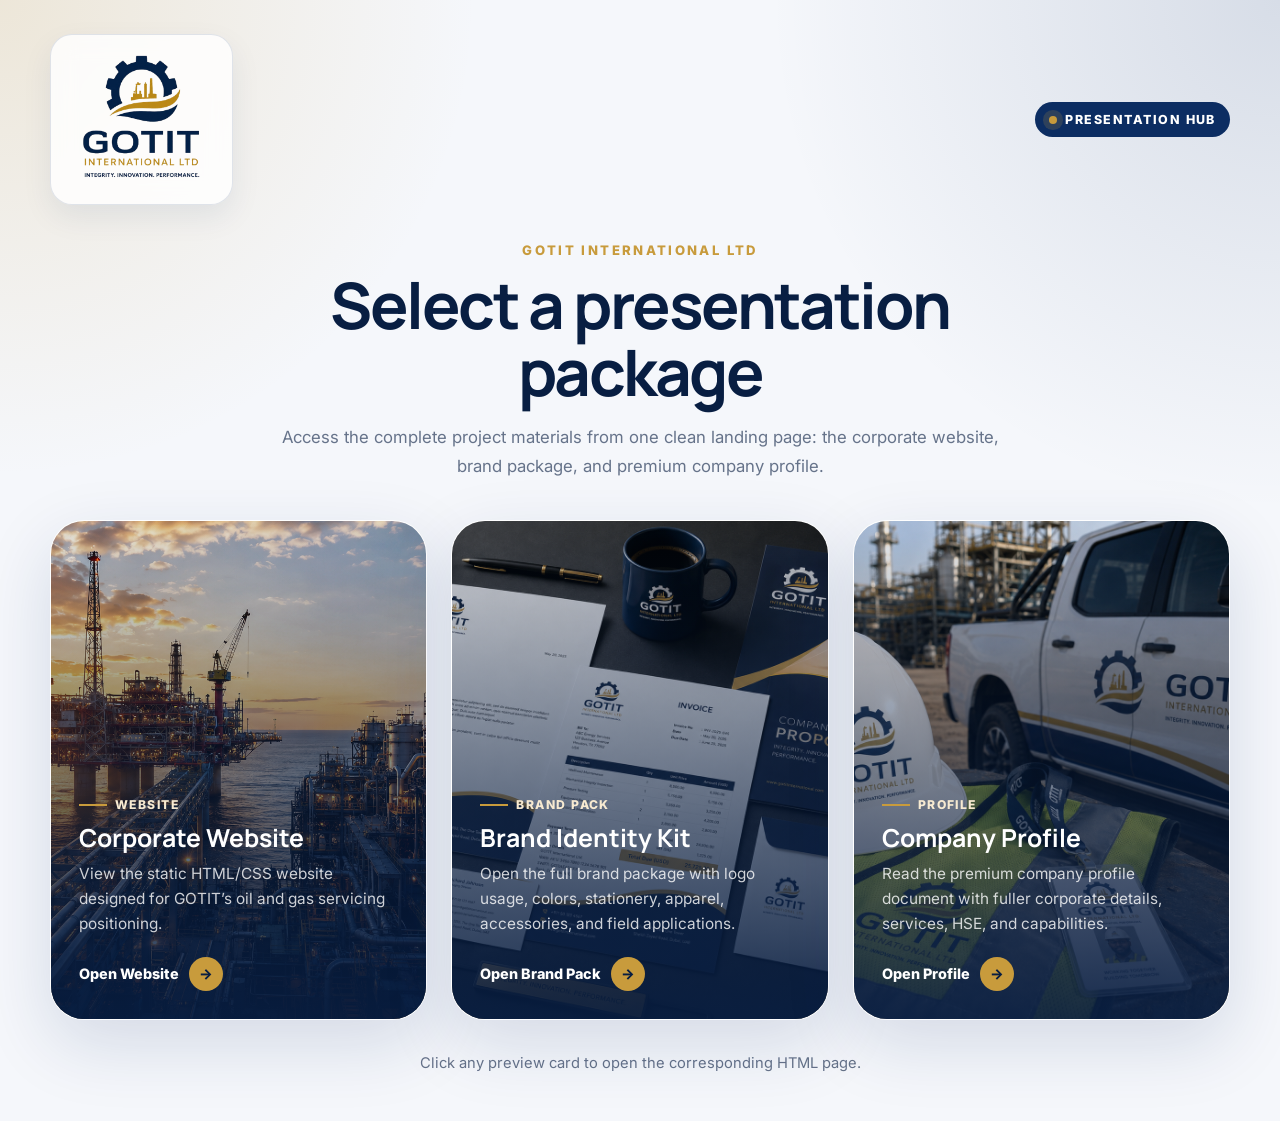
<file: index.html>
<!DOCTYPE html>
<html lang="en">
<head>
  <meta charset="UTF-8" />
  <meta name="viewport" content="width=device-width, initial-scale=1.0" />
  <title>GOTIT INTERNATIONAL LTD | Presentation Hub</title>
  <link rel="preconnect" href="https://fonts.googleapis.com">
  <link rel="preconnect" href="https://fonts.gstatic.com" crossorigin>
  <link href="https://fonts.googleapis.com/css2?family=Inter:wght@400;500;600;700;800&family=Manrope:wght@600;700;800&display=swap" rel="stylesheet">
  <style>
    :root {
      --navy: #0c2d62;
      --navy-deep: #081e42;
      --gold: #c89b3c;
      --cream: #f7ead1;
      --text: #1e2a40;
      --muted: #66738a;
      --line: rgba(12, 45, 98, 0.12);
      --white: #ffffff;
      --bg: #f5f7fb;
      --shadow: 0 24px 70px rgba(12,45,98,.14);
    }
    * { box-sizing: border-box; }
    body {
      margin: 0;
      font-family: Inter, Arial, sans-serif;
      color: var(--text);
      background:
        radial-gradient(circle at top left, rgba(200,155,60,.18), transparent 28%),
        radial-gradient(circle at top right, rgba(12,45,98,.13), transparent 30%),
        var(--bg);
      min-height: 100vh;
    }
    img { display: block; max-width: 100%; }
    a { color: inherit; text-decoration: none; }
    .page {
      min-height: 100vh;
      padding: 34px 24px;
      display: flex;
      align-items: center;
      justify-content: center;
    }
    .shell {
      width: min(1180px, 100%);
    }
    .topbar {
      display: flex;
      align-items: center;
      justify-content: space-between;
      gap: 24px;
      margin-bottom: 34px;
    }
    .logo-card {
      display: inline-flex;
      align-items: center;
      gap: 16px;
      background: rgba(255,255,255,.82);
      border: 1px solid var(--line);
      box-shadow: 0 12px 30px rgba(12,45,98,.08);
      border-radius: 22px;
      padding: 12px 18px;
      backdrop-filter: blur(12px);
    }
    .logo-card img { width: 145px; }
    .badge {
      display: inline-flex;
      align-items: center;
      gap: 8px;
      padding: 10px 14px;
      border-radius: 999px;
      background: var(--navy);
      color: #fff;
      font-size: .78rem;
      font-weight: 800;
      letter-spacing: .12em;
      text-transform: uppercase;
      white-space: nowrap;
    }
    .badge::before {
      content: "";
      width: 8px;
      height: 8px;
      border-radius: 50%;
      background: var(--gold);
      box-shadow: 0 0 0 6px rgba(200,155,60,.18);
    }
    .hero {
      text-align: center;
      margin: 0 auto 38px;
      max-width: 860px;
    }
    .eyebrow {
      display: inline-block;
      color: var(--gold);
      font-weight: 800;
      letter-spacing: .18em;
      text-transform: uppercase;
      font-size: .82rem;
      margin-bottom: 14px;
    }
    h1 {
      margin: 0;
      font-family: Manrope, Inter, sans-serif;
      font-size: clamp(2.3rem, 5vw, 4.6rem);
      line-height: 1.04;
      color: var(--navy-deep);
      letter-spacing: -0.04em;
    }
    .hero p {
      max-width: 720px;
      margin: 18px auto 0;
      color: var(--muted);
      font-size: 1.05rem;
      line-height: 1.75;
    }
    .cards {
      display: grid;
      grid-template-columns: repeat(3, 1fr);
      gap: 24px;
      margin-top: 34px;
    }
    .card {
      position: relative;
      overflow: hidden;
      min-height: 500px;
      border-radius: 34px;
      background: #fff;
      box-shadow: var(--shadow);
      border: 1px solid rgba(255,255,255,.75);
      isolation: isolate;
      transition: transform .28s ease, box-shadow .28s ease;
    }
    .card:hover {
      transform: translateY(-8px);
      box-shadow: 0 32px 90px rgba(12,45,98,.19);
    }
    .card img.cover {
      position: absolute;
      inset: 0;
      width: 100%;
      height: 100%;
      object-fit: cover;
      z-index: -2;
      transition: transform .4s ease;
    }
    .card:hover img.cover { transform: scale(1.05); }
    .card::before {
      content: "";
      position: absolute;
      inset: 0;
      background: linear-gradient(180deg, rgba(8,30,66,.08) 0%, rgba(8,30,66,.45) 42%, rgba(8,30,66,.92) 100%);
      z-index: -1;
    }
    .card-content {
      position: absolute;
      inset: auto 0 0 0;
      padding: 28px;
      color: #fff;
    }
    .card-kicker {
      display: inline-flex;
      align-items: center;
      gap: 8px;
      color: var(--cream);
      font-size: .76rem;
      text-transform: uppercase;
      font-weight: 800;
      letter-spacing: .12em;
      margin-bottom: 12px;
    }
    .card-kicker::before {
      content: "";
      width: 28px;
      height: 2px;
      background: var(--gold);
    }
    .card h2 {
      font-family: Manrope, Inter, sans-serif;
      margin: 0 0 10px;
      font-size: 1.55rem;
      line-height: 1.12;
      color: #fff;
    }
    .card p {
      margin: 0 0 20px;
      color: rgba(255,255,255,.8);
      line-height: 1.62;
      font-size: .96rem;
    }
    .card-action {
      display: inline-flex;
      align-items: center;
      gap: 10px;
      color: #fff;
      font-weight: 800;
      font-size: .9rem;
    }
    .card-action span {
      display: inline-grid;
      place-items: center;
      width: 34px;
      height: 34px;
      border-radius: 50%;
      background: var(--gold);
      color: var(--navy-deep);
      transition: transform .25s ease;
    }
    .card:hover .card-action span { transform: translateX(4px); }
    .footer-note {
      margin-top: 34px;
      text-align: center;
      color: var(--muted);
      font-size: .92rem;
    }
    @media (max-width: 980px) {
      .cards { grid-template-columns: 1fr; }
      .card { min-height: 430px; }
      .topbar { align-items: flex-start; flex-direction: column; }
    }
    @media (max-width: 620px) {
      .page { padding: 24px 14px; }
      .logo-card img { width: 118px; }
      .badge { font-size: .68rem; }
      .card { border-radius: 26px; min-height: 390px; }
      .card-content { padding: 22px; }
      .hero p { font-size: .98rem; }
    }
  </style>
</head>
<body>
  <main class="page">
    <section class="shell">
      <div class="topbar">
        <div class="logo-card">
          <img src="website/assets/logos/gotit-logo.png" alt="GOTIT INTERNATIONAL LTD logo">
        </div>
        <div class="badge">Presentation Hub</div>
      </div>

      <div class="hero">
        <span class="eyebrow">GOTIT INTERNATIONAL LTD</span>
        <h1>Select a presentation package</h1>
        <p>Access the complete project materials from one clean landing page: the corporate website, brand package, and premium company profile.</p>
      </div>

      <div class="cards">
        <a class="card" href="website/index.html">
          <img class="cover" src="website/assets/images/hero-ocean-platform.png" alt="Website preview">
          <div class="card-content">
            <div class="card-kicker">Website</div>
            <h2>Corporate Website</h2>
            <p>View the static HTML/CSS website designed for GOTIT’s oil and gas servicing positioning.</p>
            <div class="card-action">Open Website <span>→</span></div>
          </div>
        </a>

        <a class="card" href="brand_package/brand-package.html">
          <img class="cover" src="brand_package/assets/images/stationery-mockup.png" alt="Brand package preview">
          <div class="card-content">
            <div class="card-kicker">Brand Pack</div>
            <h2>Brand Identity Kit</h2>
            <p>Open the full brand package with logo usage, colors, stationery, apparel, accessories, and field applications.</p>
            <div class="card-action">Open Brand Pack <span>→</span></div>
          </div>
        </a>

        <a class="card" href="company_profile/company-profile.html">
          <img class="cover" src="company_profile/assets/images/field-branding-mockup.png" alt="Company profile preview">
          <div class="card-content">
            <div class="card-kicker">Profile</div>
            <h2>Company Profile</h2>
            <p>Read the premium company profile document with fuller corporate details, services, HSE, and capabilities.</p>
            <div class="card-action">Open Profile <span>→</span></div>
          </div>
        </a>
      </div>

      <p class="footer-note">Click any preview card to open the corresponding HTML page.</p>
    </section>
  </main>
</body>
</html>
</file>
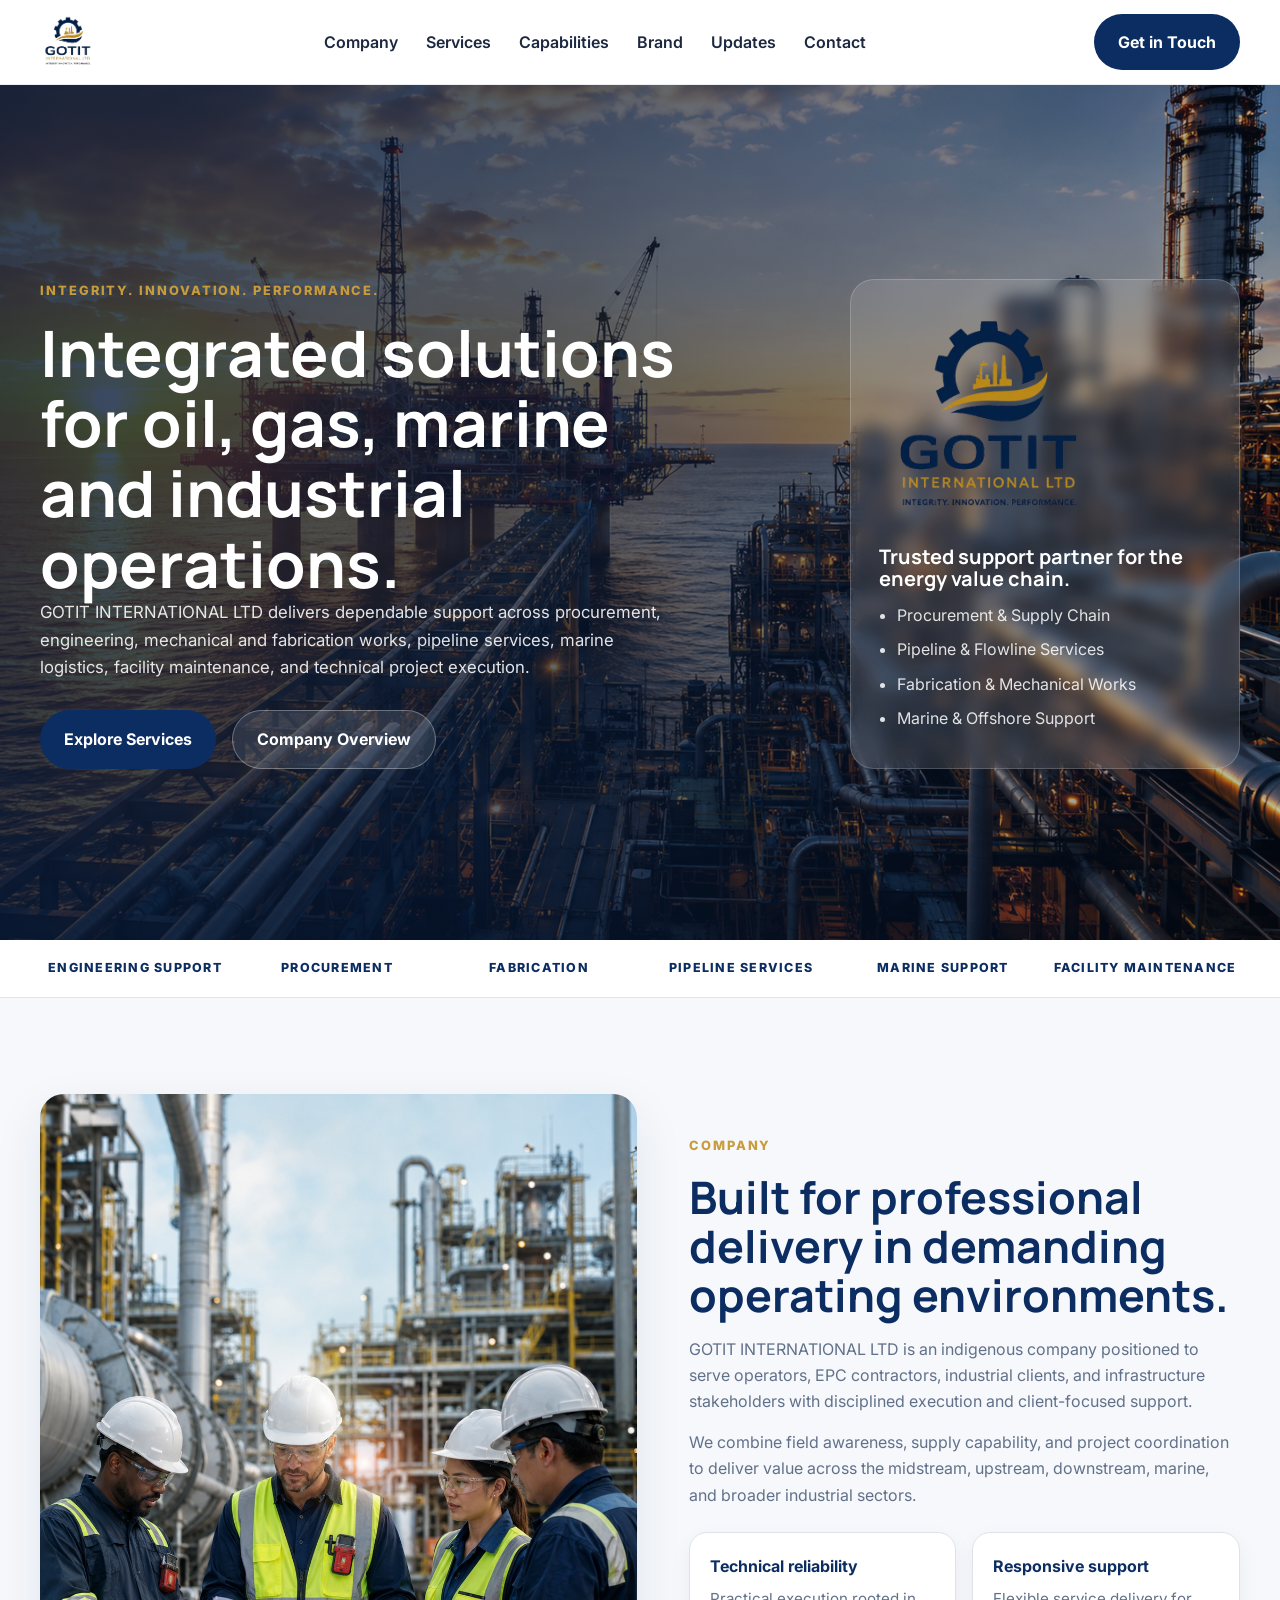
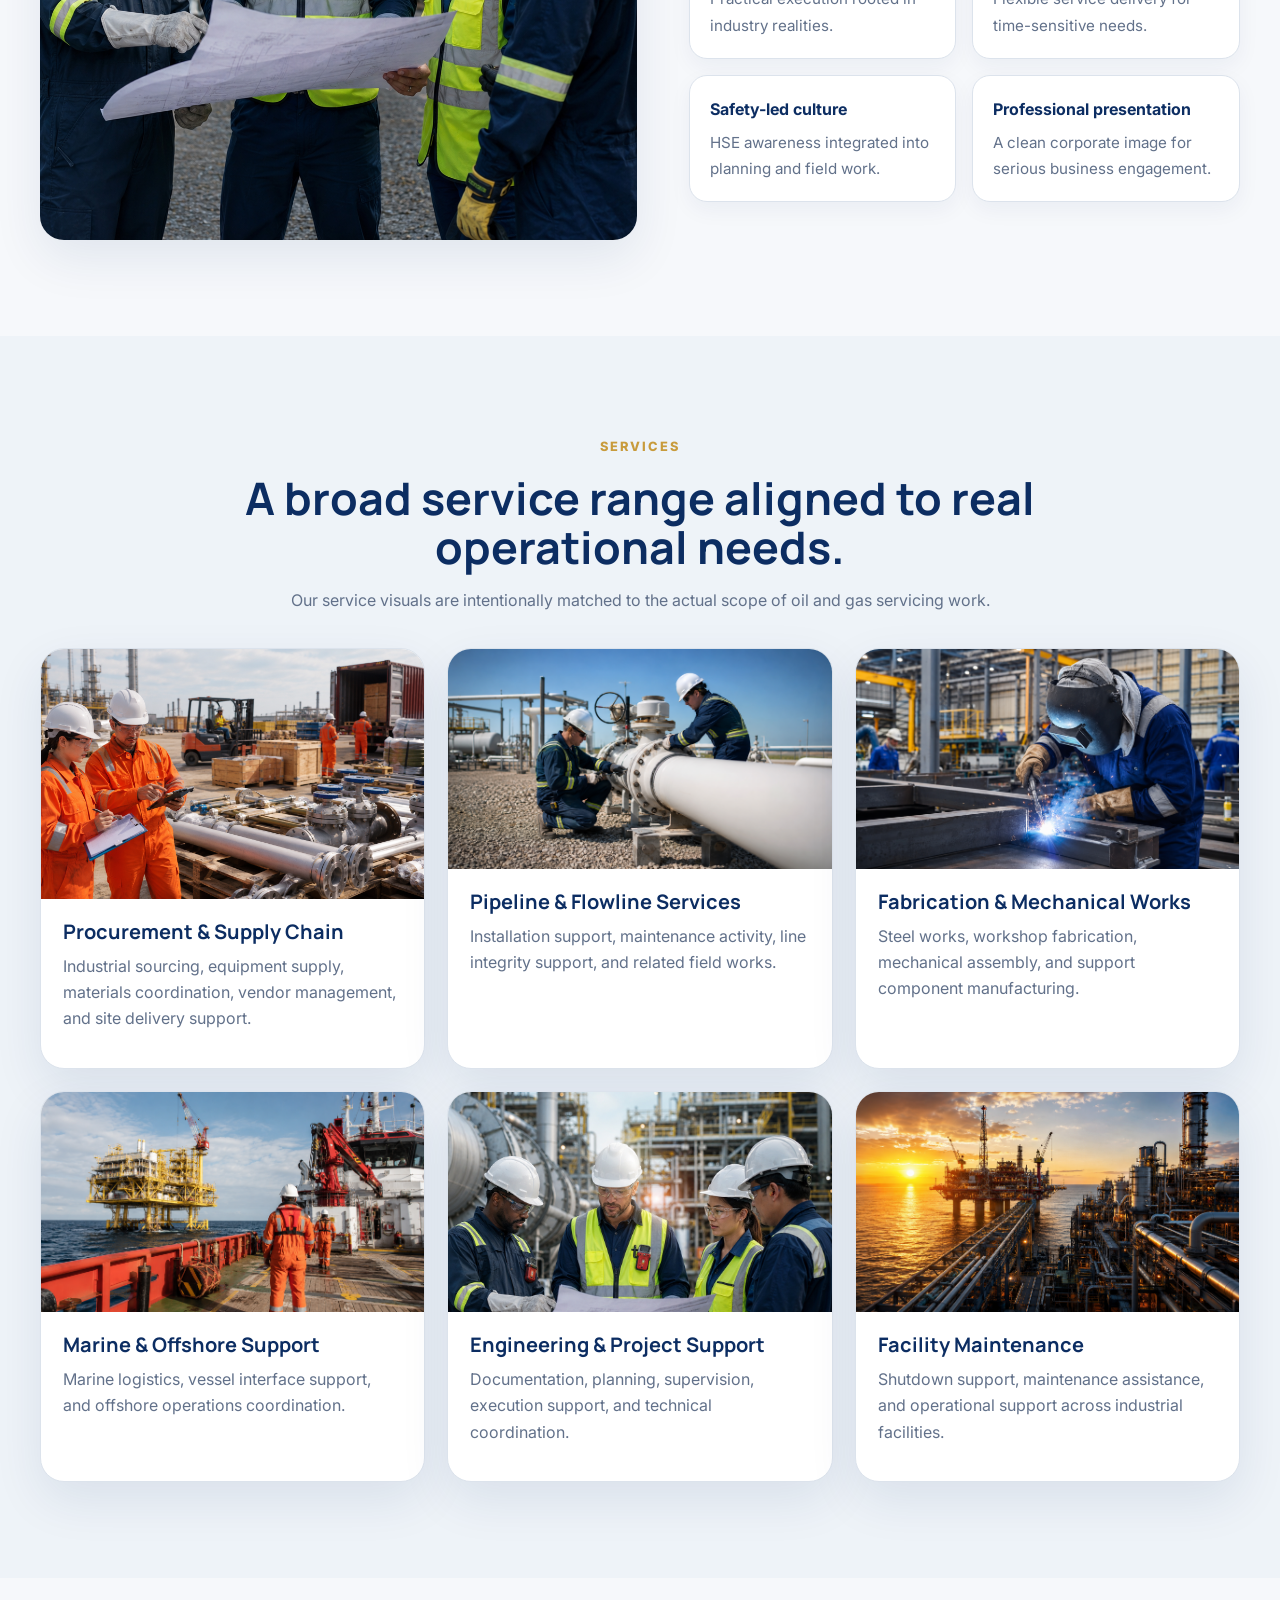
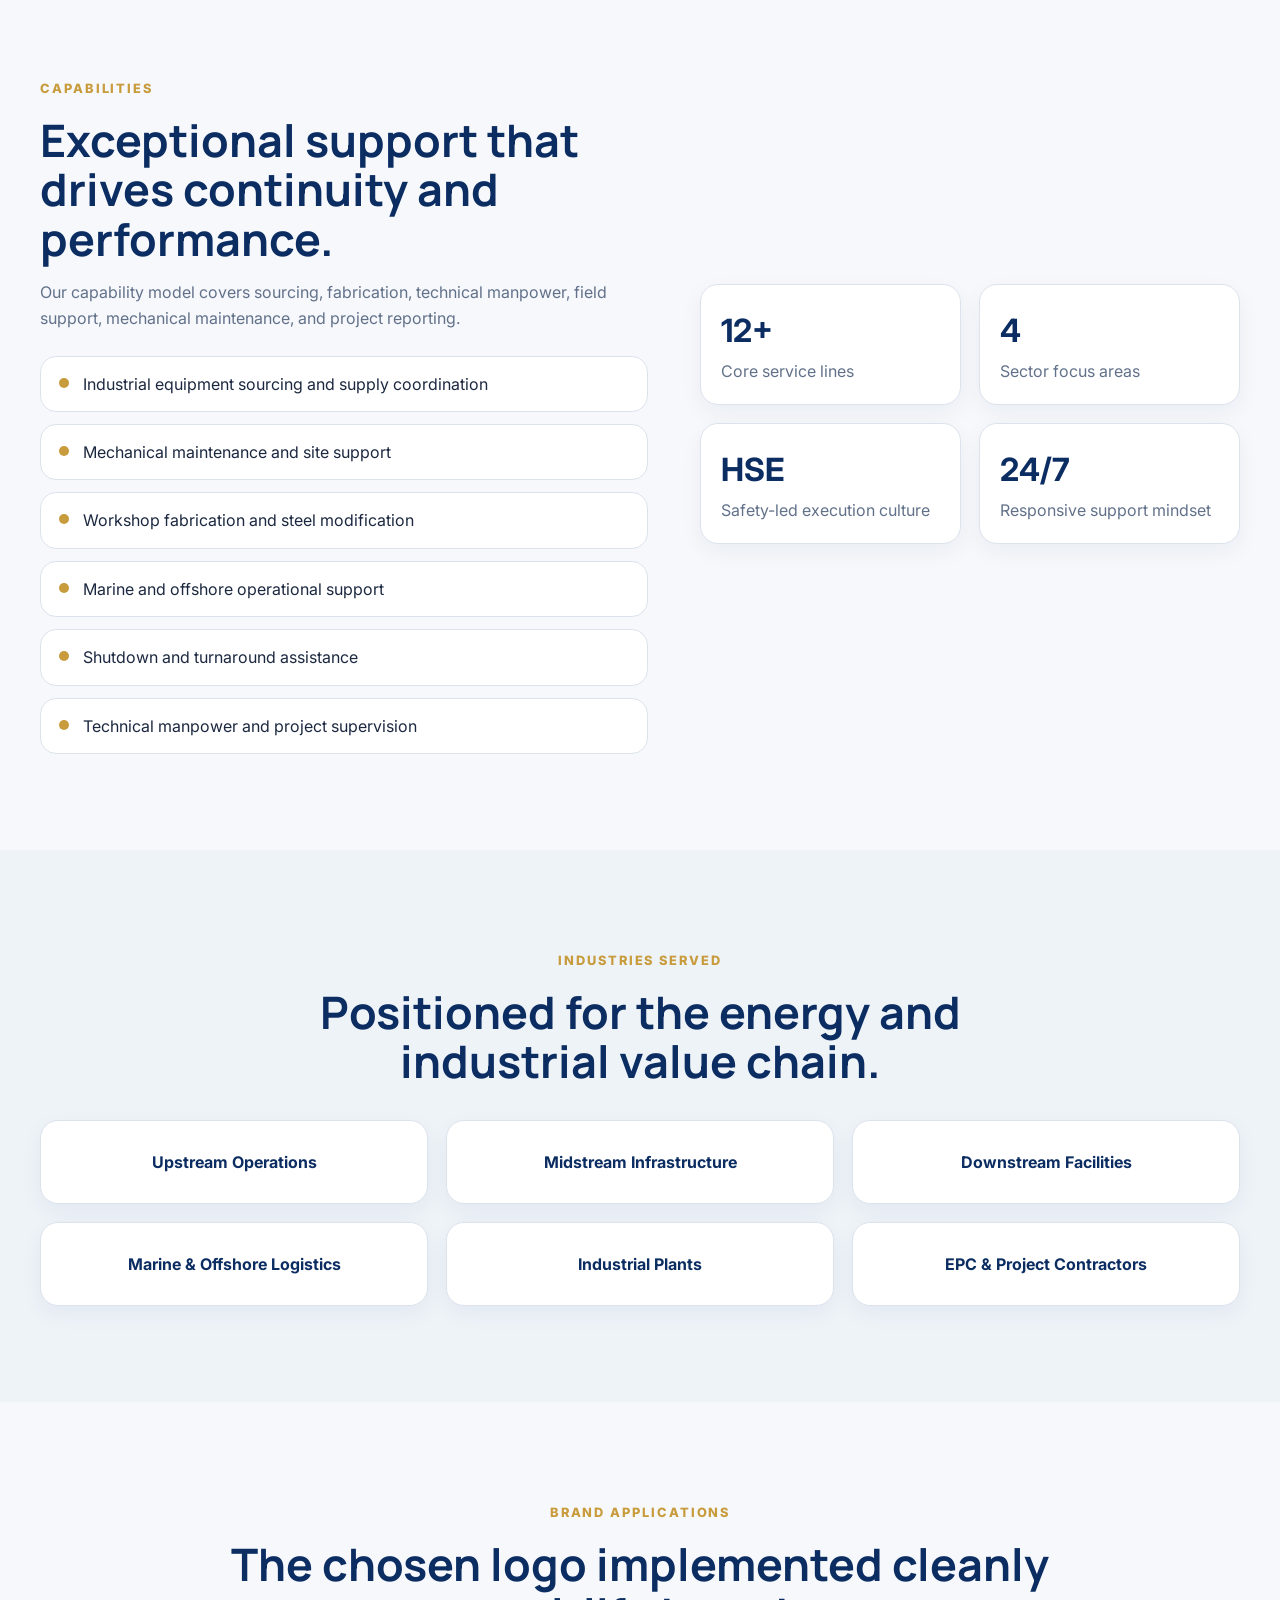
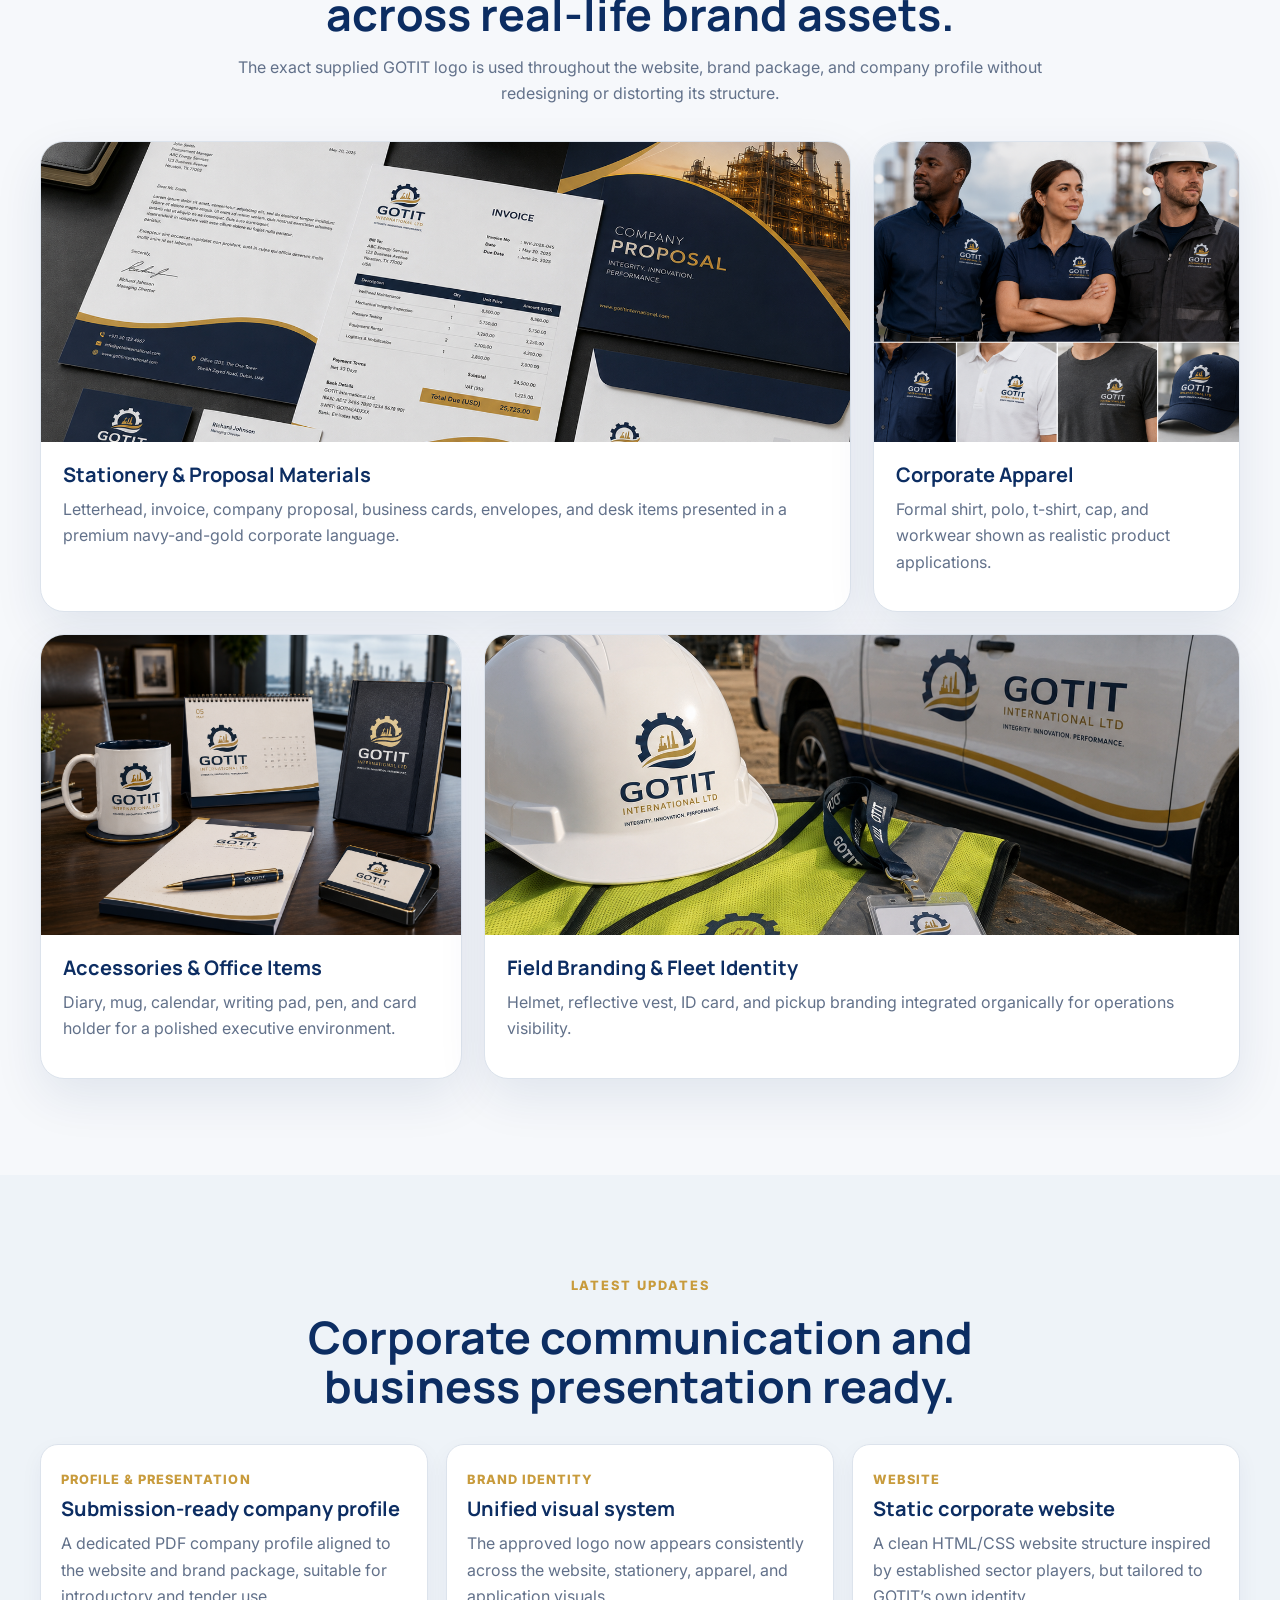
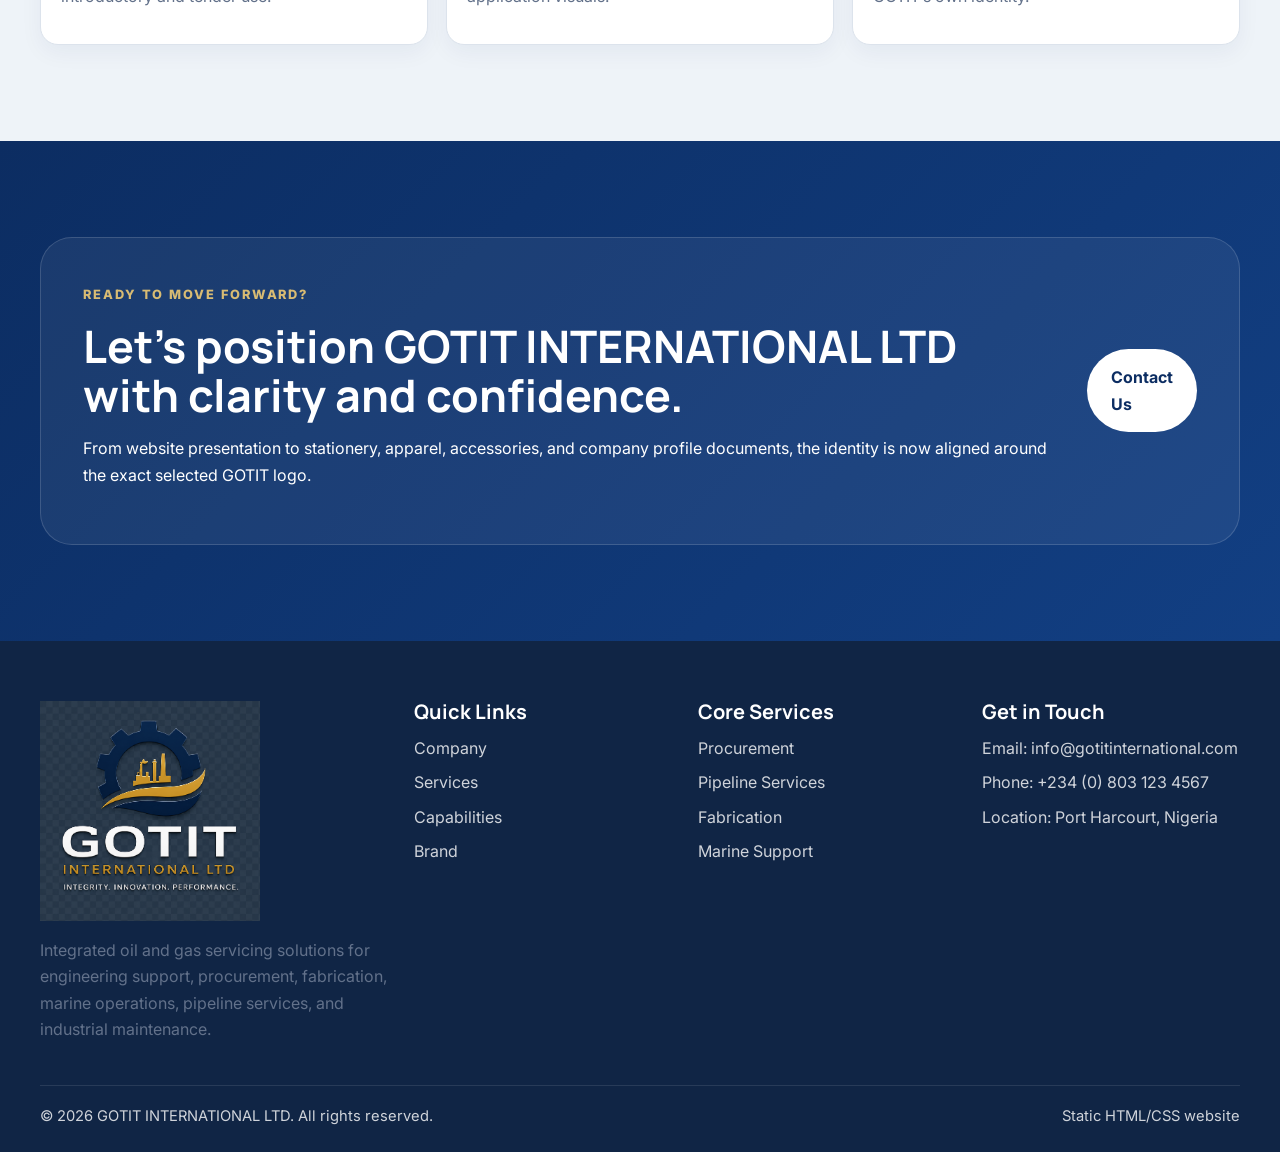
<file: website/index.html>
<!DOCTYPE html>
<html lang="en">
<head>
  <meta charset="UTF-8" />
  <meta name="viewport" content="width=device-width, initial-scale=1.0" />
  <title>GOTIT INTERNATIONAL LTD</title>
  <meta name="description" content="GOTIT INTERNATIONAL LTD is an integrated oil and gas servicing company delivering engineering, procurement, fabrication, marine support, pipeline services, and industrial project support." />
  <link rel="preconnect" href="https://fonts.googleapis.com">
  <link rel="preconnect" href="https://fonts.gstatic.com" crossorigin>
  <link href="https://fonts.googleapis.com/css2?family=Inter:wght@400;500;600;700;800&family=Manrope:wght@600;700;800&display=swap" rel="stylesheet">
  <link rel="stylesheet" href="style.css" />
</head>
<body>
<header class="site-header">
  <div class="container nav-wrap">
    <a class="brand" href="#home"><img src="assets/logos/gotit-logo.png" alt="GOTIT INTERNATIONAL LTD"></a>
    <input type="checkbox" id="nav-toggle" class="nav-toggle">
    <label for="nav-toggle" class="nav-toggle-label"><span></span><span></span><span></span></label>
    <nav class="site-nav">
      <a href="#company">Company</a>
      <a href="#services">Services</a>
      <a href="#capabilities">Capabilities</a>
      <a href="#applications">Brand</a>
      <a href="#updates">Updates</a>
      <a href="#contact">Contact</a>
    </nav>
    <a href="#contact" class="btn btn-primary nav-btn">Get in Touch</a>
  </div>
</header>

<main id="home">
  <section class="hero">
    <div class="hero-media"><img src="assets/images/hero-ocean-platform.png" alt="Offshore and industrial energy infrastructure"></div>
    <div class="hero-overlay"></div>
    <div class="container hero-grid">
      <div class="hero-copy">
        <div class="eyebrow">Integrity. Innovation. Performance.</div>
        <h1>Integrated solutions for oil, gas, marine and industrial operations.</h1>
        <p>GOTIT INTERNATIONAL LTD delivers dependable support across procurement, engineering, mechanical and fabrication works, pipeline services, marine logistics, facility maintenance, and technical project execution.</p>
        <div class="hero-actions">
          <a href="#services" class="btn btn-primary">Explore Services</a>
          <a href="#company" class="btn btn-secondary">Company Overview</a>
        </div>
      </div>
      <div class="hero-card">
        <img src="assets/logos/gotit-logo.png" alt="GOTIT logo">
        <h3>Trusted support partner for the energy value chain.</h3>
        <ul>
          <li>Procurement &amp; Supply Chain</li>
          <li>Pipeline &amp; Flowline Services</li>
          <li>Fabrication &amp; Mechanical Works</li>
          <li>Marine &amp; Offshore Support</li>
        </ul>
      </div>
    </div>
  </section>

  <section class="trust-bar">
    <div class="container trust-grid">
      <span>Engineering Support</span>
      <span>Procurement</span>
      <span>Fabrication</span>
      <span>Pipeline Services</span>
      <span>Marine Support</span>
      <span>Facility Maintenance</span>
    </div>
  </section>

  <section class="section" id="company">
    <div class="container split two-col">
      <div class="image-card tall"><img src="assets/images/about-team-review.png" alt="Industrial team collaboration at plant site"></div>
      <div class="content-block">
        <div class="section-tag">Company</div>
        <h2>Built for professional delivery in demanding operating environments.</h2>
        <p>GOTIT INTERNATIONAL LTD is an indigenous company positioned to serve operators, EPC contractors, industrial clients, and infrastructure stakeholders with disciplined execution and client-focused support.</p>
        <p>We combine field awareness, supply capability, and project coordination to deliver value across the midstream, upstream, downstream, marine, and broader industrial sectors.</p>
        <div class="feature-list">
          <article><strong>Technical reliability</strong><span>Practical execution rooted in industry realities.</span></article>
          <article><strong>Responsive support</strong><span>Flexible service delivery for time-sensitive needs.</span></article>
          <article><strong>Safety-led culture</strong><span>HSE awareness integrated into planning and field work.</span></article>
          <article><strong>Professional presentation</strong><span>A clean corporate image for serious business engagement.</span></article>
        </div>
      </div>
    </div>
  </section>

  <section class="section alt" id="services">
    <div class="container">
      <div class="section-head center">
        <div class="section-tag">Services</div>
        <h2>A broad service range aligned to real operational needs.</h2>
        <p>Our service visuals are intentionally matched to the actual scope of oil and gas servicing work.</p>
      </div>
      <div class="service-grid">
        <article class="service-card large"><img src="assets/images/procurement-yard.png" alt="Industrial materials and logistics yard"><div><h3>Procurement &amp; Supply Chain</h3><p>Industrial sourcing, equipment supply, materials coordination, vendor management, and site delivery support.</p></div></article>
        <article class="service-card"><img src="assets/images/pipeline-maintenance.png" alt="Pipeline maintenance and field support"><div><h3>Pipeline &amp; Flowline Services</h3><p>Installation support, maintenance activity, line integrity support, and related field works.</p></div></article>
        <article class="service-card"><img src="assets/images/fabrication-workshop.png" alt="Workshop fabrication and welding"><div><h3>Fabrication &amp; Mechanical Works</h3><p>Steel works, workshop fabrication, mechanical assembly, and support component manufacturing.</p></div></article>
        <article class="service-card"><img src="assets/images/marine-support.png" alt="Marine vessel near offshore platform"><div><h3>Marine &amp; Offshore Support</h3><p>Marine logistics, vessel interface support, and offshore operations coordination.</p></div></article>
        <article class="service-card"><img src="assets/images/about-team-review.png" alt="Engineering planning and supervision"><div><h3>Engineering &amp; Project Support</h3><p>Documentation, planning, supervision, execution support, and technical coordination.</p></div></article>
        <article class="service-card"><img src="assets/images/hero-ocean-platform.png" alt="Industrial plant and facility"><div><h3>Facility Maintenance</h3><p>Shutdown support, maintenance assistance, and operational support across industrial facilities.</p></div></article>
      </div>
    </div>
  </section>

  <section class="section" id="capabilities">
    <div class="container split capability-layout">
      <div class="content-block">
        <div class="section-tag">Capabilities</div>
        <h2>Exceptional support that drives continuity and performance.</h2>
        <p>Our capability model covers sourcing, fabrication, technical manpower, field support, mechanical maintenance, and project reporting.</p>
        <ul class="check-list">
          <li>Industrial equipment sourcing and supply coordination</li>
          <li>Mechanical maintenance and site support</li>
          <li>Workshop fabrication and steel modification</li>
          <li>Marine and offshore operational support</li>
          <li>Shutdown and turnaround assistance</li>
          <li>Technical manpower and project supervision</li>
        </ul>
      </div>
      <div class="number-panel">
        <div class="num-card"><strong>12+</strong><span>Core service lines</span></div>
        <div class="num-card"><strong>4</strong><span>Sector focus areas</span></div>
        <div class="num-card"><strong>HSE</strong><span>Safety-led execution culture</span></div>
        <div class="num-card"><strong>24/7</strong><span>Responsive support mindset</span></div>
      </div>
    </div>
  </section>

  <section class="section alt partners-section">
    <div class="container">
      <div class="section-head center">
        <div class="section-tag">Industries Served</div>
        <h2>Positioned for the energy and industrial value chain.</h2>
      </div>
      <div class="partners-grid">
        <article>Upstream Operations</article>
        <article>Midstream Infrastructure</article>
        <article>Downstream Facilities</article>
        <article>Marine & Offshore Logistics</article>
        <article>Industrial Plants</article>
        <article>EPC & Project Contractors</article>
      </div>
    </div>
  </section>

  <section class="section" id="applications">
    <div class="container">
      <div class="section-head center">
        <div class="section-tag">Brand Applications</div>
        <h2>The chosen logo implemented cleanly across real-life brand assets.</h2>
        <p>The exact supplied GOTIT logo is used throughout the website, brand package, and company profile without redesigning or distorting its structure.</p>
      </div>
      <div class="applications-grid">
        <article class="application-card wide"><img src="assets/images/stationery-mockup.png" alt="GOTIT stationery mockup"><div><h3>Stationery & Proposal Materials</h3><p>Letterhead, invoice, company proposal, business cards, envelopes, and desk items presented in a premium navy-and-gold corporate language.</p></div></article>
        <article class="application-card"><img src="assets/images/apparel-mockup.png" alt="GOTIT apparel mockup"><div><h3>Corporate Apparel</h3><p>Formal shirt, polo, t-shirt, cap, and workwear shown as realistic product applications.</p></div></article>
        <article class="application-card"><img src="assets/images/desk-accessories-mockup.png" alt="GOTIT branded desk accessories"><div><h3>Accessories & Office Items</h3><p>Diary, mug, calendar, writing pad, pen, and card holder for a polished executive environment.</p></div></article>
        <article class="application-card wide"><img src="assets/images/field-branding-mockup.png" alt="GOTIT field branding with PPE and vehicle"><div><h3>Field Branding & Fleet Identity</h3><p>Helmet, reflective vest, ID card, and pickup branding integrated organically for operations visibility.</p></div></article>
      </div>
    </div>
  </section>

  <section class="section alt" id="updates">
    <div class="container">
      <div class="section-head center">
        <div class="section-tag">Latest Updates</div>
        <h2>Corporate communication and business presentation ready.</h2>
      </div>
      <div class="updates-grid">
        <article><span>Profile & Presentation</span><h3>Submission-ready company profile</h3><p>A dedicated PDF company profile aligned to the website and brand package, suitable for introductory and tender use.</p></article>
        <article><span>Brand Identity</span><h3>Unified visual system</h3><p>The approved logo now appears consistently across the website, stationery, apparel, and application visuals.</p></article>
        <article><span>Website</span><h3>Static corporate website</h3><p>A clean HTML/CSS website structure inspired by established sector players, but tailored to GOTIT’s own identity.</p></article>
      </div>
    </div>
  </section>

  <section class="section cta-section">
    <div class="container cta-box">
      <div>
        <div class="section-tag light">Ready to move forward?</div>
        <h2>Let’s position GOTIT INTERNATIONAL LTD with clarity and confidence.</h2>
        <p>From website presentation to stationery, apparel, accessories, and company profile documents, the identity is now aligned around the exact selected GOTIT logo.</p>
      </div>
      <a href="#contact" class="btn btn-light">Contact Us</a>
    </div>
  </section>
</main>

<footer class="site-footer" id="contact">
  <div class="container footer-grid">
    <div>
      <img src="assets/logos/gotit-logo-footer.png" alt="GOTIT INTERNATIONAL LTD" class="footer-logo">
      <p>Integrated oil and gas servicing solutions for engineering support, procurement, fabrication, marine operations, pipeline services, and industrial maintenance.</p>
    </div>
    <div>
      <h3>Quick Links</h3>
      <ul>
        <li><a href="#company">Company</a></li>
        <li><a href="#services">Services</a></li>
        <li><a href="#capabilities">Capabilities</a></li>
        <li><a href="#applications">Brand</a></li>
      </ul>
    </div>
    <div>
      <h3>Core Services</h3>
      <ul>
        <li>Procurement</li>
        <li>Pipeline Services</li>
        <li>Fabrication</li>
        <li>Marine Support</li>
      </ul>
    </div>
    <div>
      <h3>Get in Touch</h3>
      <ul>
        <li>Email: info@gotitinternational.com</li>
        <li>Phone: +234 (0) 803 123 4567</li>
        <li>Location: Port Harcourt, Nigeria</li>
      </ul>
    </div>
  </div>
  <div class="container footer-bottom">
    <span>© 2026 GOTIT INTERNATIONAL LTD. All rights reserved.</span>
    <span>Static HTML/CSS website</span>
  </div>
</footer>
</body>
</html>
</file>
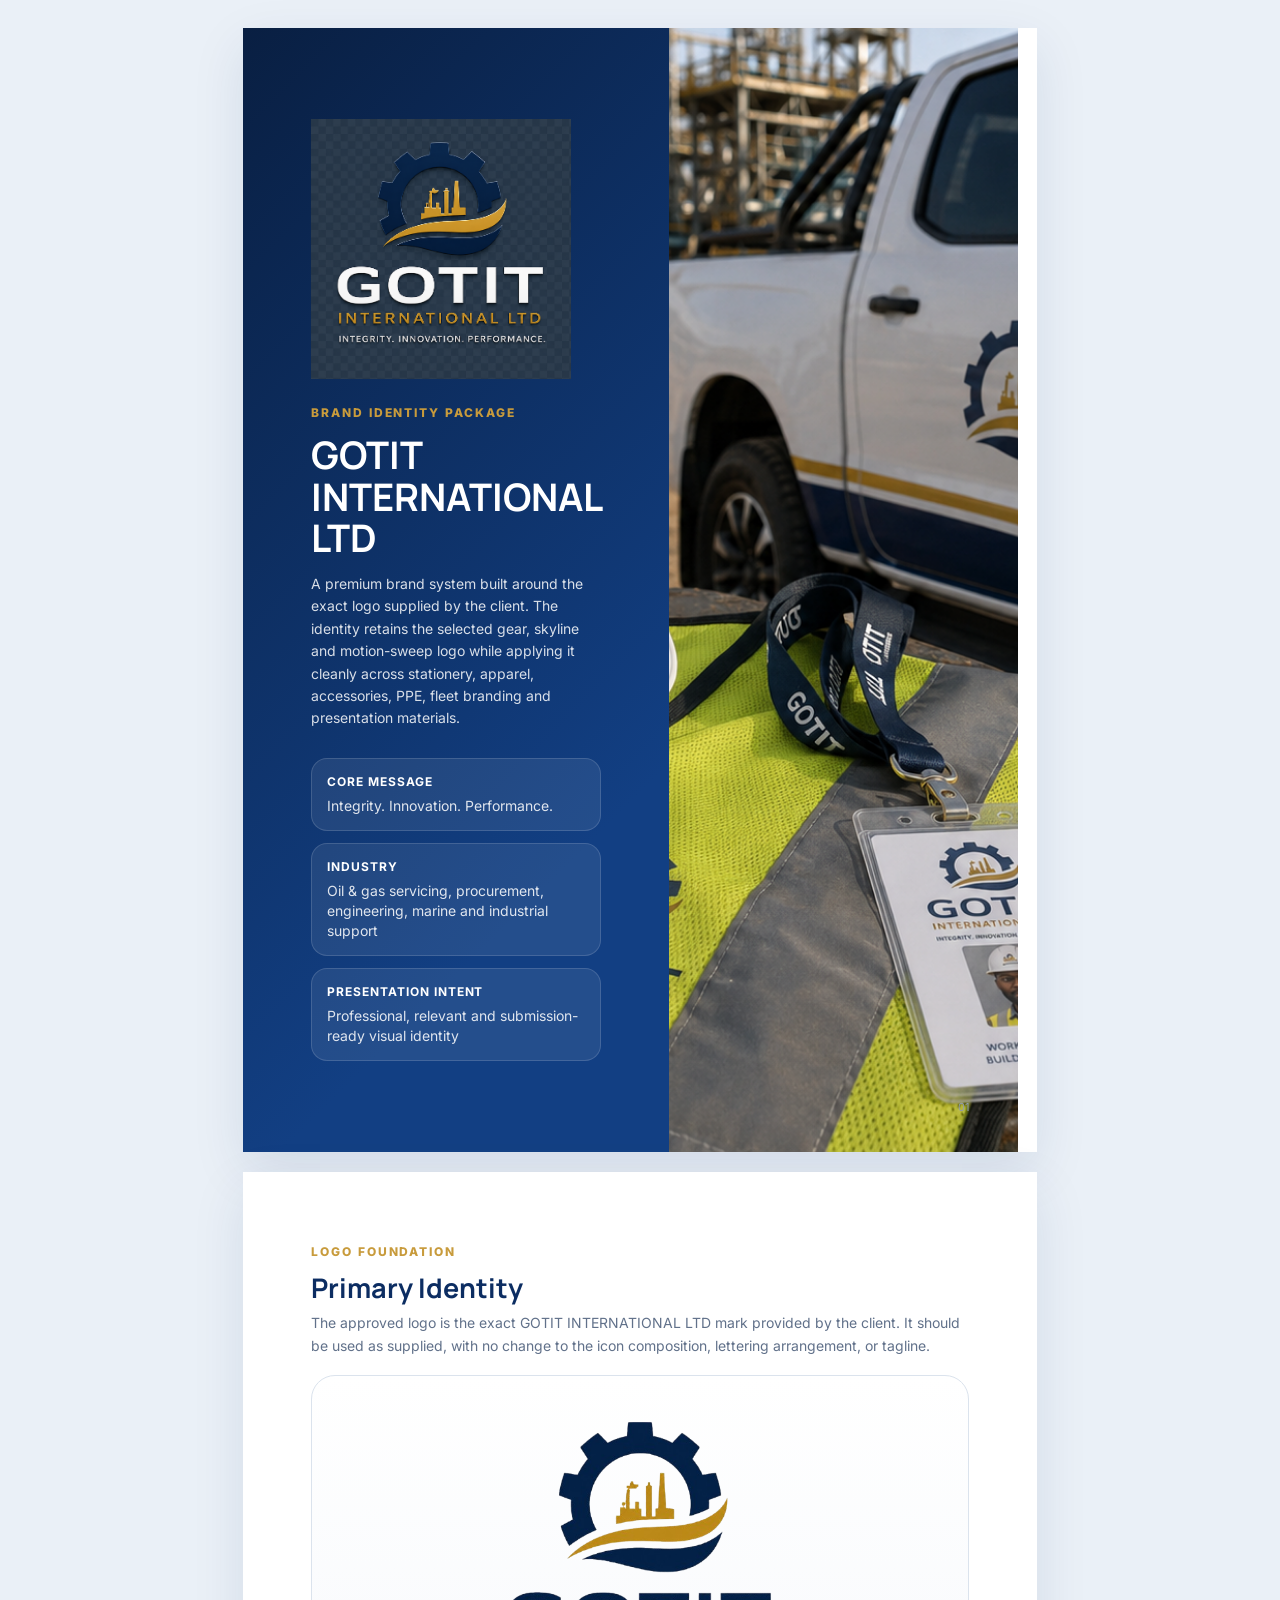
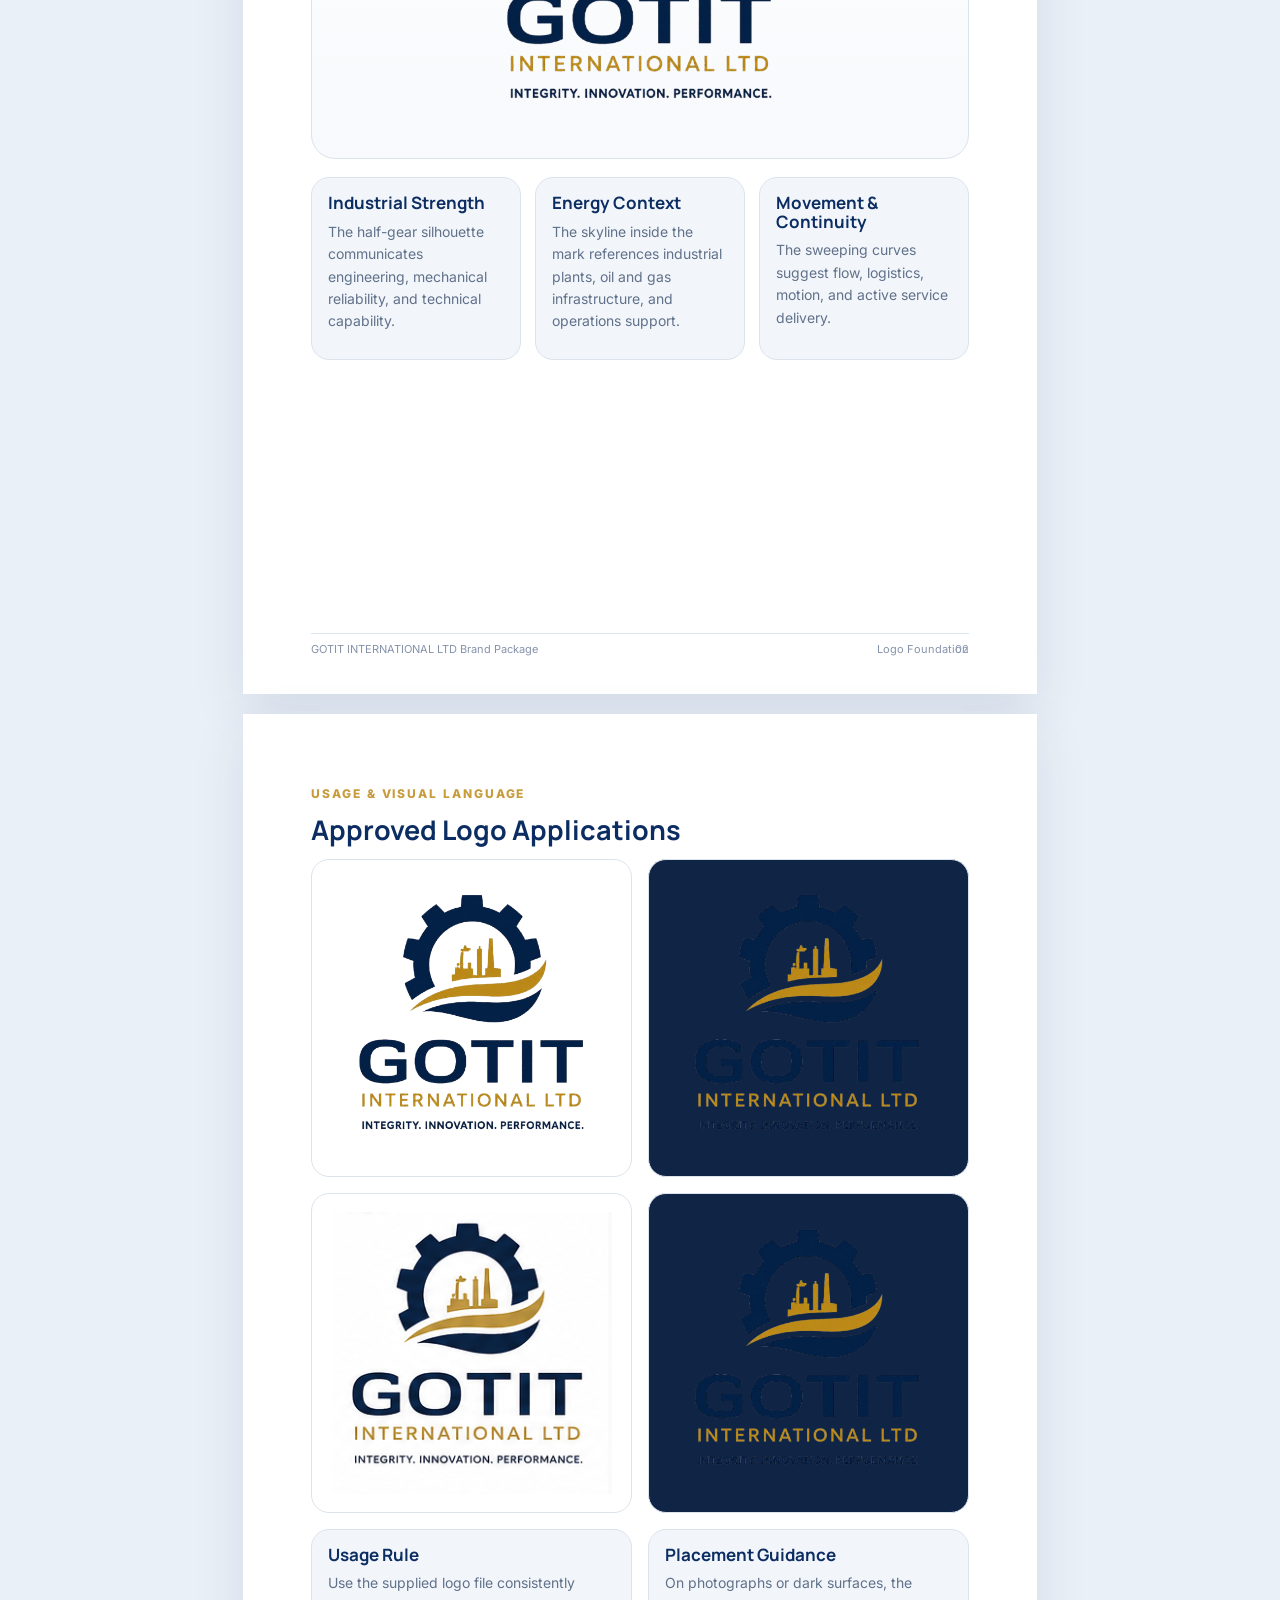
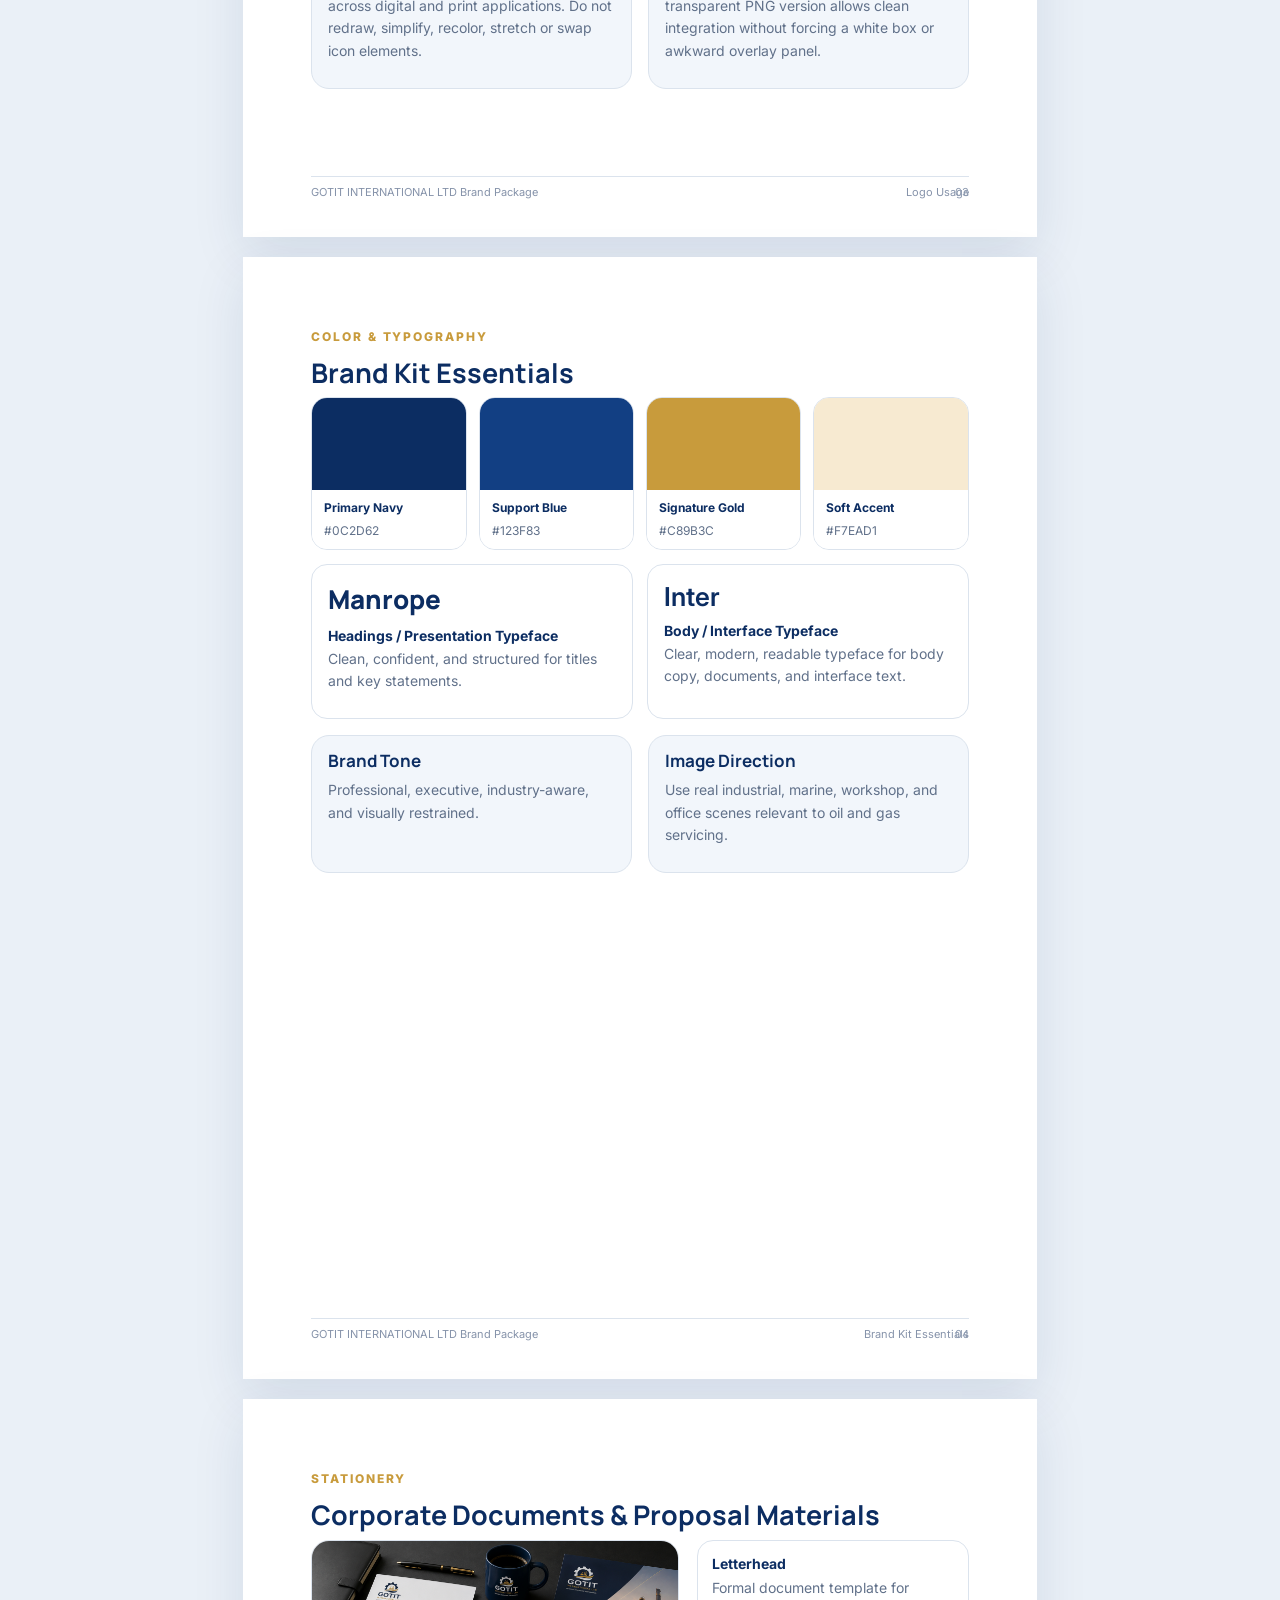
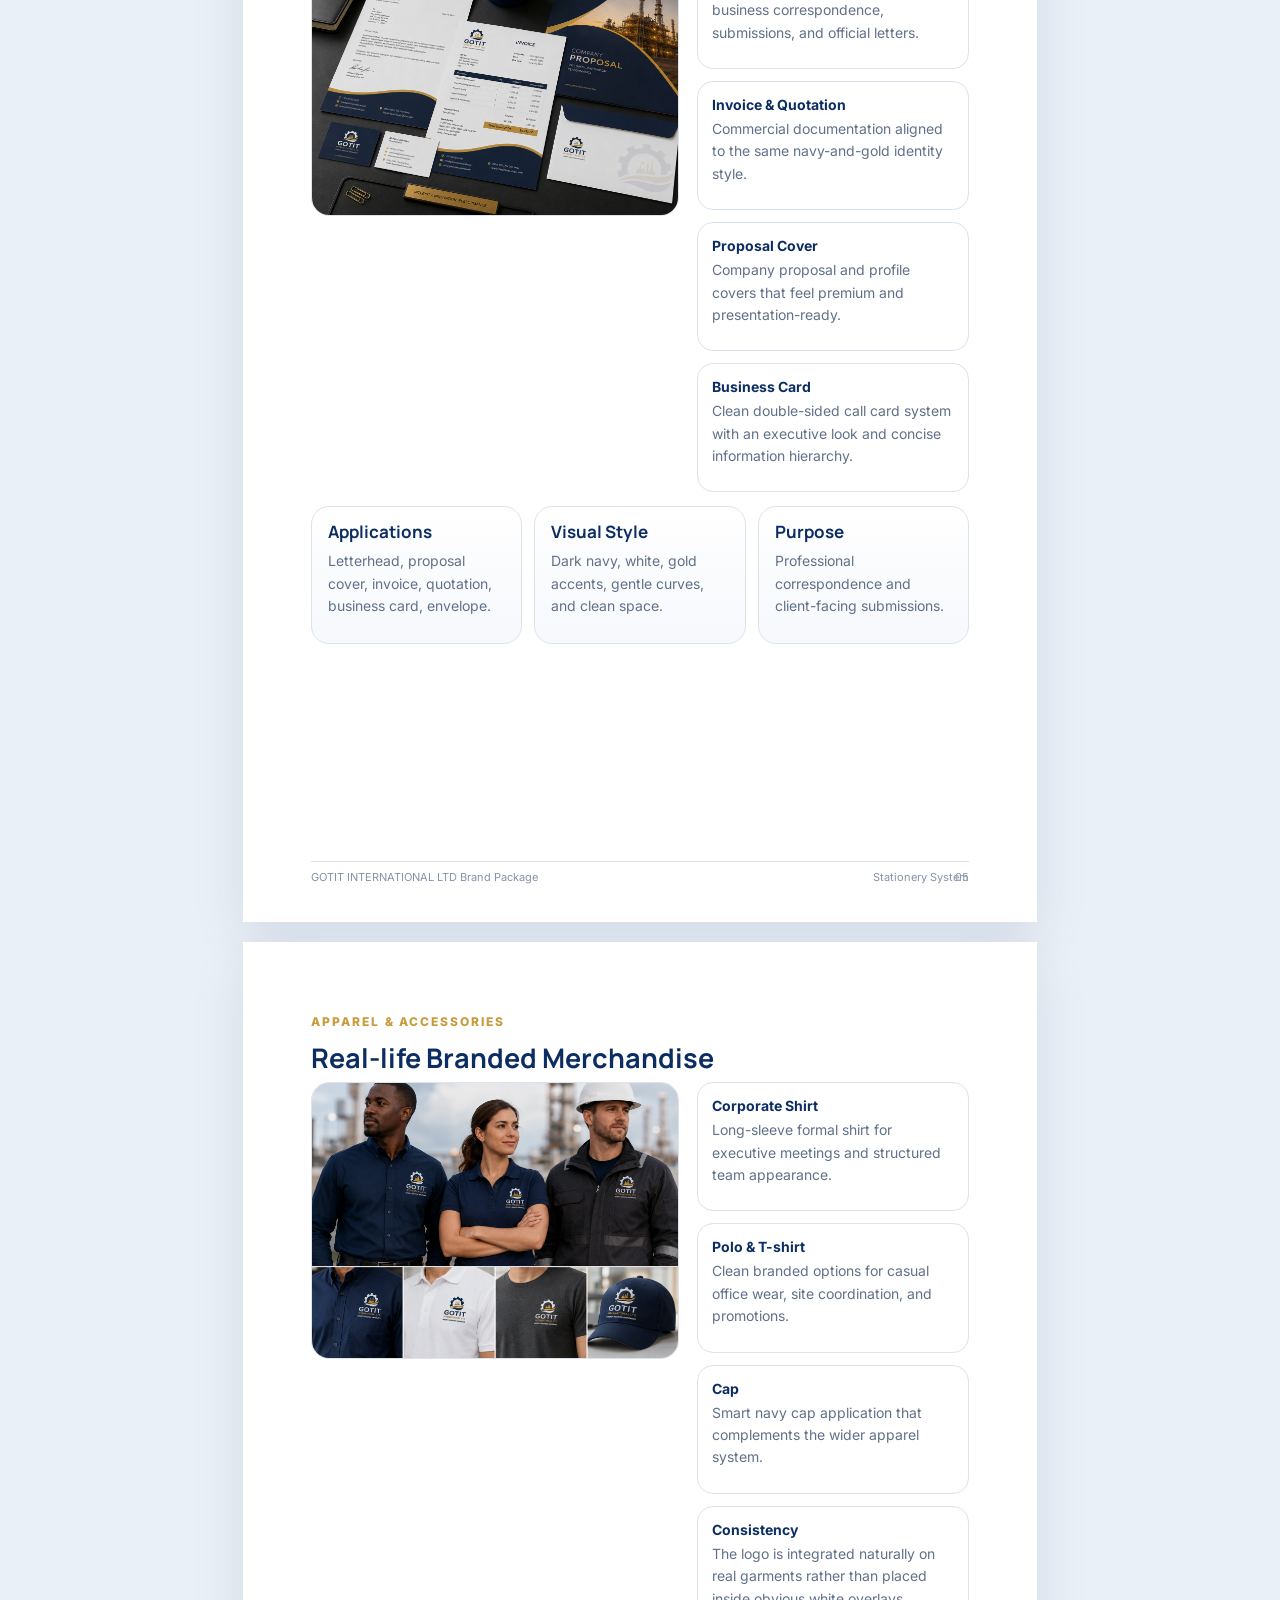
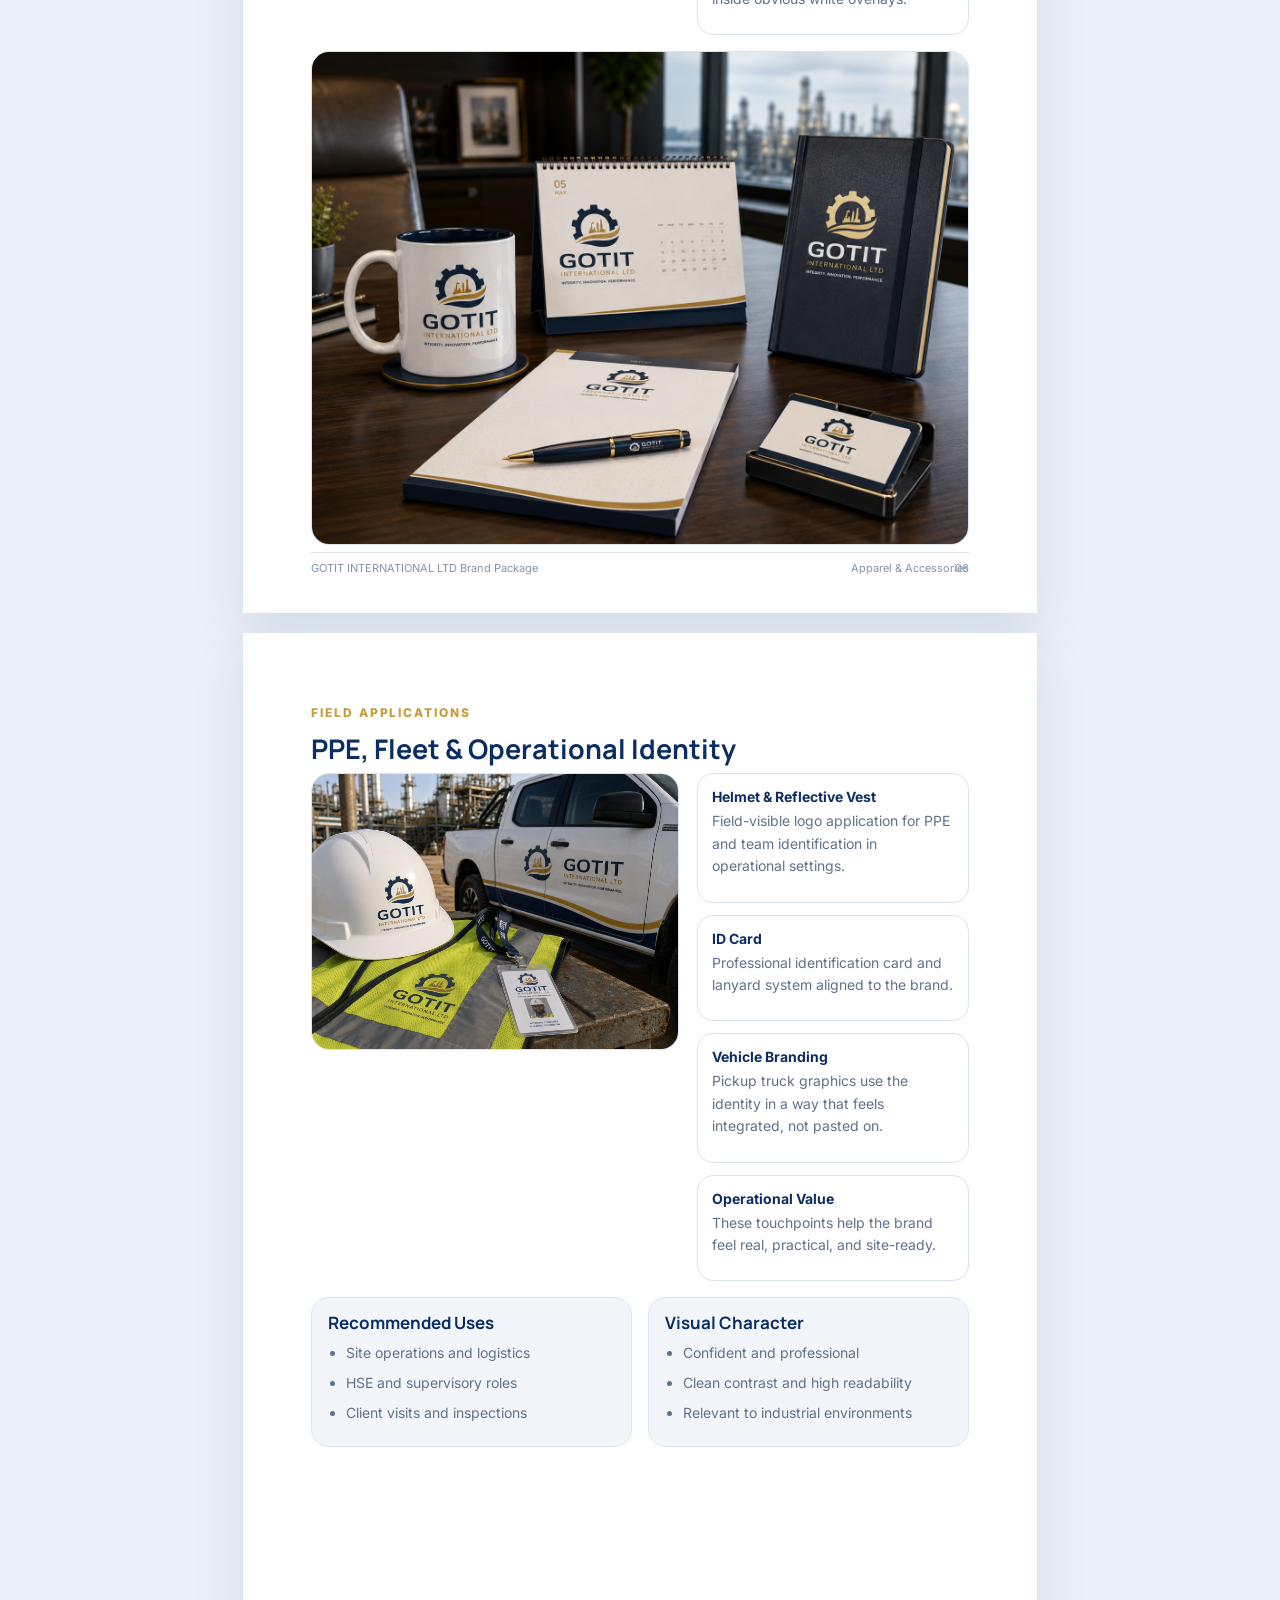
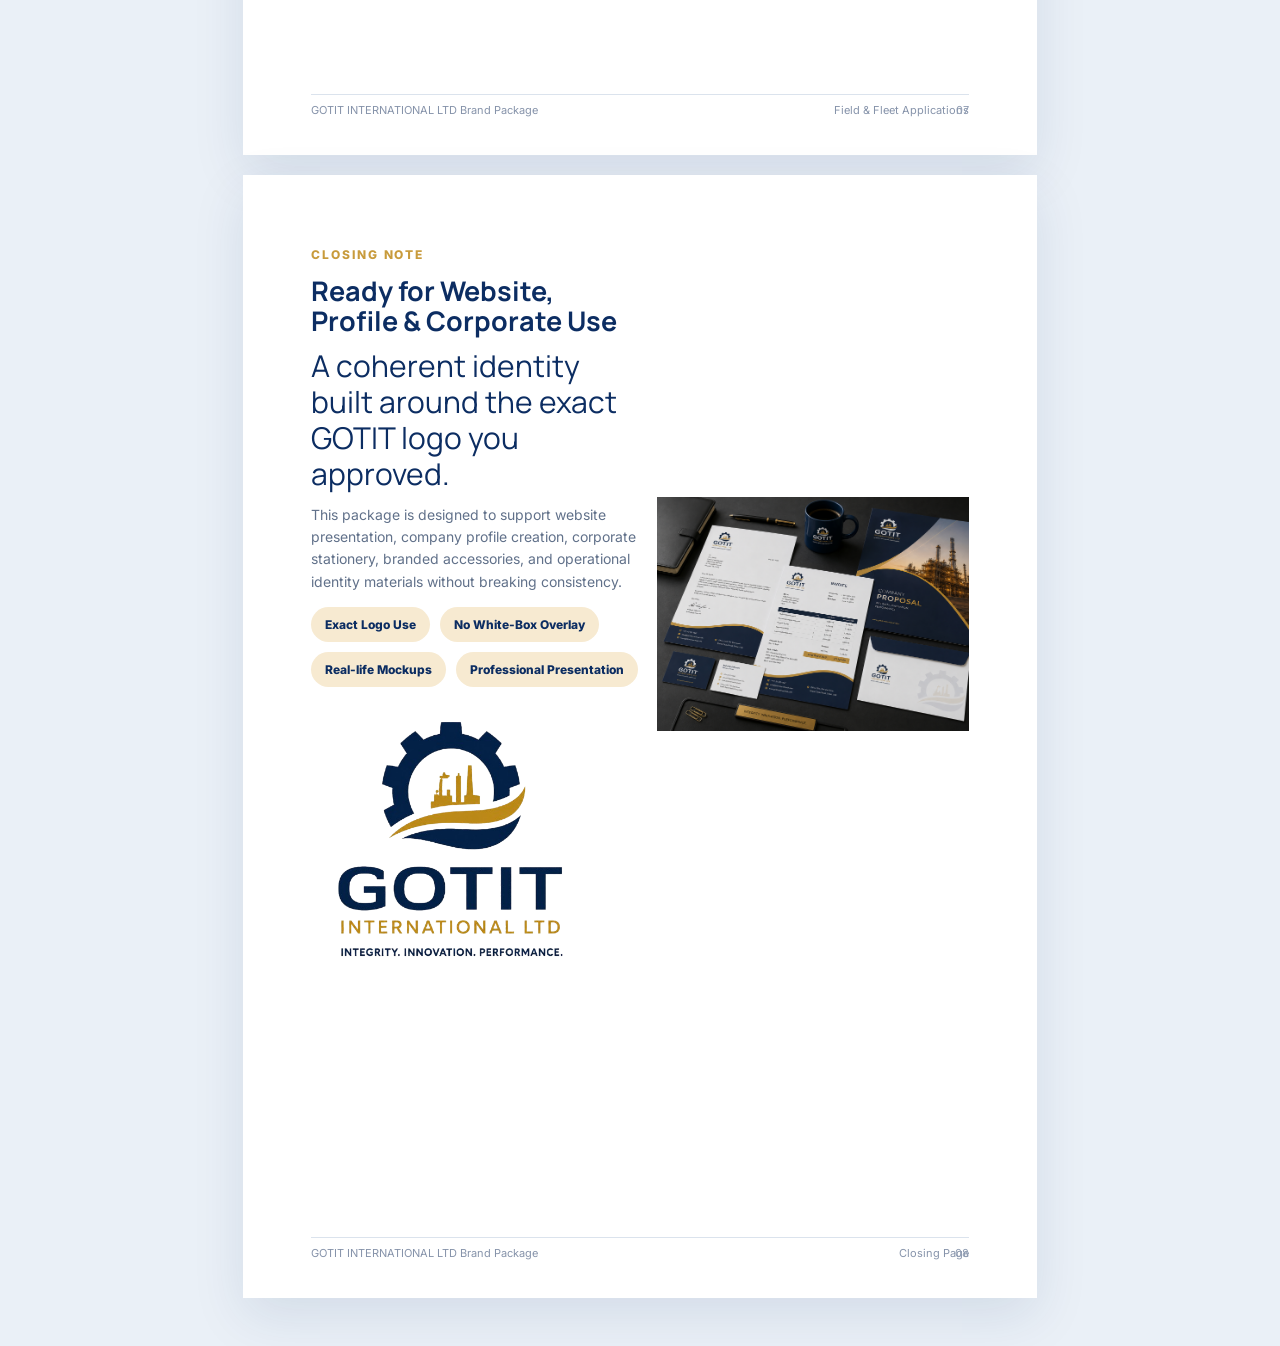
<file: brand_package/brand-package.html>
<!DOCTYPE html>
<html lang="en">
<head>
<meta charset="UTF-8"><meta name="viewport" content="width=device-width, initial-scale=1.0">
<title>GOTIT INTERNATIONAL LTD Brand Package</title>
<link rel="preconnect" href="https://fonts.googleapis.com"><link rel="preconnect" href="https://fonts.gstatic.com" crossorigin>
<link href="https://fonts.googleapis.com/css2?family=Inter:wght@400;500;600;700;800&family=Manrope:wght@600;700;800&display=swap" rel="stylesheet">
<style>
:root{--navy:#0c2d62;--navy2:#123f83;--gold:#c89b3c;--gold-soft:#f7ead1;--text:#1f2b42;--muted:#61718a;--line:#dbe3ed;--bg:#f2f6fb}
*{box-sizing:border-box}body{margin:0;background:#eaf0f7;font-family:Inter,Arial,sans-serif;color:var(--text)}img{max-width:100%;display:block}
.book{padding:28px 0}.page{width:210mm;min-height:297mm;margin:0 auto 20px;background:#fff;box-shadow:0 18px 50px rgba(12,45,98,.1);position:relative;padding:18mm;overflow:hidden;page-break-after:always}
.page:last-child{page-break-after:auto}@page{size:A4;margin:0}h1,h2,h3{font-family:Manrope,Inter,sans-serif;line-height:1.1;margin:0;color:var(--navy)}h1{font-size:38px}h2{font-size:27px;margin-bottom:10px}h3{font-size:17px;margin-bottom:8px}p{margin:0 0 10px;color:var(--muted);font-size:14px;line-height:1.6}
.kicker{display:inline-block;font-size:12px;letter-spacing:.16em;text-transform:uppercase;font-weight:800;color:var(--gold);margin-bottom:14px}.page-no{position:absolute;right:18mm;bottom:10mm;font-size:11px;color:#8e9bb1}.footer-note{position:absolute;left:18mm;right:18mm;bottom:10mm;border-top:1px solid var(--line);padding-top:8px;font-size:11px;color:#8693aa;display:flex;justify-content:space-between;gap:10px}
.cover{padding:0}.cover-grid{display:grid;grid-template-columns:1.05fr .95fr;min-height:297mm}.cover-left{background:linear-gradient(135deg,#091f42 0%,#123f83 75%);padding:24mm 18mm;color:#fff;position:relative}.cover-left h1{color:#fff;max-width:420px;margin-bottom:14px}.cover-left p{color:rgba(255,255,255,.84);max-width:440px}.cover-left .logo{width:260px;margin-bottom:22px}.cover-left .meta{display:grid;gap:12px;margin-top:28px}.cover-left .meta div{background:rgba(255,255,255,.08);border:1px solid rgba(255,255,255,.14);border-radius:16px;padding:15px}.cover-left .meta strong{display:block;font-size:12px;letter-spacing:.08em;text-transform:uppercase;margin-bottom:6px}.cover-left .meta span{color:rgba(255,255,255,.86);font-size:14px}.cover-right img{width:100%;height:100%;object-fit:cover}
.grid2{display:grid;grid-template-columns:1fr 1fr;gap:16px}.grid3{display:grid;grid-template-columns:repeat(3,1fr);gap:14px}.panel{border:1px solid var(--line);border-radius:18px;padding:16px;background:#fff}.soft{background:var(--bg)}.logo-stage{display:flex;align-items:center;justify-content:center;background:linear-gradient(180deg,#fff 0%,#f7f9fc 100%);border:1px solid var(--line);border-radius:24px;padding:26px;margin:18px 0}.logo-stage img{width:330px}
.variants{display:grid;grid-template-columns:repeat(2,1fr);gap:16px;margin-top:14px}.variant{border:1px solid var(--line);border-radius:18px;padding:18px;background:#fff;display:flex;align-items:center;justify-content:center;min-height:160px}.variant.dark{background:#102545}.variant img{max-width:280px}.swatches{display:grid;grid-template-columns:repeat(4,1fr);gap:12px;margin-top:10px}.swatch{border:1px solid var(--line);border-radius:16px;overflow:hidden}.swatch .c{height:92px}.swatch .t{padding:10px 12px;background:#fff}.swatch strong{display:block;font-size:12px;color:var(--navy);margin-bottom:4px}.swatch span{font-size:12px;color:var(--muted)}
.type-grid{display:grid;grid-template-columns:1fr 1fr;gap:14px;margin-top:14px}.type-card{border:1px solid var(--line);border-radius:16px;padding:16px}.type-card .sample{font-size:26px;color:var(--navy);margin-bottom:8px}.showcase{display:grid;grid-template-columns:1.15fr .85fr;gap:18px;align-items:start}.showcase img,.wide-image img{width:100%;border-radius:18px;border:1px solid var(--line)}.callouts{display:grid;gap:12px}.callout{border:1px solid var(--line);border-radius:16px;padding:14px;background:#fff}.callout strong{display:block;color:var(--navy);margin-bottom:5px;font-size:14px}.list{padding-left:18px;margin:8px 0 0;color:var(--muted);font-size:14px;line-height:1.7}.list li{margin-bottom:6px}.summary{display:grid;grid-template-columns:repeat(3,1fr);gap:12px;margin-top:14px}.summary .panel{background:linear-gradient(180deg,#fff 0%,#f6f8fc 100%)}
.closing{display:grid;grid-template-columns:1fr .95fr;gap:18px;align-items:center;height:100%}.closing .tagline{font-family:Manrope,Inter,sans-serif;font-size:30px;line-height:1.2;color:var(--navy);margin:12px 0}.chips{display:flex;gap:10px;flex-wrap:wrap;margin-top:14px}.chip{padding:10px 14px;border-radius:999px;background:var(--gold-soft);font-size:12px;font-weight:800;color:var(--navy)}
@media print{body{background:#fff}.book{padding:0}.page{margin:0;box-shadow:none}}
</style>
</head>
<body>
<div class="book">
<section class="page cover"><div class="cover-grid"><div class="cover-left"><img class="logo" src="assets/logos/gotit-logo-footer.png" alt="GOTIT logo"><div class="kicker">Brand Identity Package</div><h1>GOTIT INTERNATIONAL LTD</h1><p>A premium brand system built around the exact logo supplied by the client. The identity retains the selected gear, skyline and motion-sweep logo while applying it cleanly across stationery, apparel, accessories, PPE, fleet branding and presentation materials.</p><div class="meta"><div><strong>Core Message</strong><span>Integrity. Innovation. Performance.</span></div><div><strong>Industry</strong><span>Oil &amp; gas servicing, procurement, engineering, marine and industrial support</span></div><div><strong>Presentation Intent</strong><span>Professional, relevant and submission-ready visual identity</span></div></div></div><div class="cover-right"><img src="assets/images/field-branding-mockup.png" alt="GOTIT field branding"></div></div><div class="page-no">01</div></section>

<section class="page"><div class="kicker">Logo Foundation</div><h2>Primary Identity</h2><p>The approved logo is the exact GOTIT INTERNATIONAL LTD mark provided by the client. It should be used as supplied, with no change to the icon composition, lettering arrangement, or tagline.</p><div class="logo-stage"><img src="assets/logos/gotit-logo.png" alt="GOTIT logo"></div><div class="grid3"><div class="panel soft"><h3>Industrial Strength</h3><p>The half-gear silhouette communicates engineering, mechanical reliability, and technical capability.</p></div><div class="panel soft"><h3>Energy Context</h3><p>The skyline inside the mark references industrial plants, oil and gas infrastructure, and operations support.</p></div><div class="panel soft"><h3>Movement & Continuity</h3><p>The sweeping curves suggest flow, logistics, motion, and active service delivery.</p></div></div><div class="footer-note"><span>GOTIT INTERNATIONAL LTD Brand Package</span><span>Logo Foundation</span></div><div class="page-no">02</div></section>

<section class="page"><div class="kicker">Usage & Visual Language</div><h2>Approved Logo Applications</h2><div class="variants"><div class="variant"><img src="assets/logos/gotit-logo.png" alt="Full color logo"></div><div class="variant dark"><img src="assets/logos/gotit-logo.png" alt="Logo on dark background"></div><div class="variant"><img src="assets/logos/gotit-logo-original.png" alt="Original supplied logo"></div><div class="variant dark"><img src="assets/logos/gotit-logo.png" alt="Logo on deep navy background"></div></div><div class="grid2" style="margin-top:16px"><div class="panel soft"><h3>Usage Rule</h3><p>Use the supplied logo file consistently across digital and print applications. Do not redraw, simplify, recolor, stretch or swap icon elements.</p></div><div class="panel soft"><h3>Placement Guidance</h3><p>On photographs or dark surfaces, the transparent PNG version allows clean integration without forcing a white box or awkward overlay panel.</p></div></div><div class="footer-note"><span>GOTIT INTERNATIONAL LTD Brand Package</span><span>Logo Usage</span></div><div class="page-no">03</div></section>

<section class="page"><div class="kicker">Color & Typography</div><h2>Brand Kit Essentials</h2><div class="swatches"><div class="swatch"><div class="c" style="background:#0c2d62"></div><div class="t"><strong>Primary Navy</strong><span>#0C2D62</span></div></div><div class="swatch"><div class="c" style="background:#123f83"></div><div class="t"><strong>Support Blue</strong><span>#123F83</span></div></div><div class="swatch"><div class="c" style="background:#c89b3c"></div><div class="t"><strong>Signature Gold</strong><span>#C89B3C</span></div></div><div class="swatch"><div class="c" style="background:#f7ead1"></div><div class="t"><strong>Soft Accent</strong><span>#F7EAD1</span></div></div></div><div class="type-grid"><div class="type-card"><div class="sample" style="font-family:Manrope,Inter,sans-serif;font-weight:800">Manrope</div><p><strong style="color:var(--navy)">Headings / Presentation Typeface</strong><br>Clean, confident, and structured for titles and key statements.</p></div><div class="type-card"><div class="sample" style="font-family:Inter,Arial,sans-serif;font-weight:600">Inter</div><p><strong style="color:var(--navy)">Body / Interface Typeface</strong><br>Clear, modern, readable typeface for body copy, documents, and interface text.</p></div></div><div class="grid2" style="margin-top:16px"><div class="panel soft"><h3>Brand Tone</h3><p>Professional, executive, industry-aware, and visually restrained.</p></div><div class="panel soft"><h3>Image Direction</h3><p>Use real industrial, marine, workshop, and office scenes relevant to oil and gas servicing.</p></div></div><div class="footer-note"><span>GOTIT INTERNATIONAL LTD Brand Package</span><span>Brand Kit Essentials</span></div><div class="page-no">04</div></section>

<section class="page"><div class="kicker">Stationery</div><h2>Corporate Documents & Proposal Materials</h2><div class="showcase"><div><img src="assets/images/stationery-mockup.png" alt="GOTIT stationery mockup"></div><div class="callouts"><div class="callout"><strong>Letterhead</strong><p>Formal document template for business correspondence, submissions, and official letters.</p></div><div class="callout"><strong>Invoice & Quotation</strong><p>Commercial documentation aligned to the same navy-and-gold identity style.</p></div><div class="callout"><strong>Proposal Cover</strong><p>Company proposal and profile covers that feel premium and presentation-ready.</p></div><div class="callout"><strong>Business Card</strong><p>Clean double-sided call card system with an executive look and concise information hierarchy.</p></div></div></div><div class="summary"><div class="panel"><h3>Applications</h3><p>Letterhead, proposal cover, invoice, quotation, business card, envelope.</p></div><div class="panel"><h3>Visual Style</h3><p>Dark navy, white, gold accents, gentle curves, and clean space.</p></div><div class="panel"><h3>Purpose</h3><p>Professional correspondence and client-facing submissions.</p></div></div><div class="footer-note"><span>GOTIT INTERNATIONAL LTD Brand Package</span><span>Stationery System</span></div><div class="page-no">05</div></section>

<section class="page"><div class="kicker">Apparel & Accessories</div><h2>Real-life Branded Merchandise</h2><div class="showcase"><div><img src="assets/images/apparel-mockup.png" alt="GOTIT apparel mockup"></div><div class="callouts"><div class="callout"><strong>Corporate Shirt</strong><p>Long-sleeve formal shirt for executive meetings and structured team appearance.</p></div><div class="callout"><strong>Polo & T-shirt</strong><p>Clean branded options for casual office wear, site coordination, and promotions.</p></div><div class="callout"><strong>Cap</strong><p>Smart navy cap application that complements the wider apparel system.</p></div><div class="callout"><strong>Consistency</strong><p>The logo is integrated naturally on real garments rather than placed inside obvious white overlays.</p></div></div></div><div class="wide-image" style="margin-top:16px"><img src="assets/images/desk-accessories-mockup.png" alt="GOTIT desk accessories"></div><div class="footer-note"><span>GOTIT INTERNATIONAL LTD Brand Package</span><span>Apparel & Accessories</span></div><div class="page-no">06</div></section>

<section class="page"><div class="kicker">Field Applications</div><h2>PPE, Fleet & Operational Identity</h2><div class="showcase"><div><img src="assets/images/field-branding-mockup.png" alt="GOTIT field branding"></div><div class="callouts"><div class="callout"><strong>Helmet & Reflective Vest</strong><p>Field-visible logo application for PPE and team identification in operational settings.</p></div><div class="callout"><strong>ID Card</strong><p>Professional identification card and lanyard system aligned to the brand.</p></div><div class="callout"><strong>Vehicle Branding</strong><p>Pickup truck graphics use the identity in a way that feels integrated, not pasted on.</p></div><div class="callout"><strong>Operational Value</strong><p>These touchpoints help the brand feel real, practical, and site-ready.</p></div></div></div><div class="grid2" style="margin-top:16px"><div class="panel soft"><h3>Recommended Uses</h3><ul class="list"><li>Site operations and logistics</li><li>HSE and supervisory roles</li><li>Client visits and inspections</li></ul></div><div class="panel soft"><h3>Visual Character</h3><ul class="list"><li>Confident and professional</li><li>Clean contrast and high readability</li><li>Relevant to industrial environments</li></ul></div></div><div class="footer-note"><span>GOTIT INTERNATIONAL LTD Brand Package</span><span>Field & Fleet Applications</span></div><div class="page-no">07</div></section>

<section class="page"><div class="closing"><div><div class="kicker">Closing Note</div><h2>Ready for Website, Profile & Corporate Use</h2><div class="tagline">A coherent identity built around the exact GOTIT logo you approved.</div><p>This package is designed to support website presentation, company profile creation, corporate stationery, branded accessories, and operational identity materials without breaking consistency.</p><div class="chips"><span class="chip">Exact Logo Use</span><span class="chip">No White-Box Overlay</span><span class="chip">Real-life Mockups</span><span class="chip">Professional Presentation</span></div><img src="assets/logos/gotit-logo.png" alt="GOTIT logo" style="width:280px;margin-top:18px"></div><div><img src="assets/images/stationery-mockup.png" alt="GOTIT stationery"></div></div><div class="footer-note"><span>GOTIT INTERNATIONAL LTD Brand Package</span><span>Closing Page</span></div><div class="page-no">08</div></section>
</div></body></html>
</file>
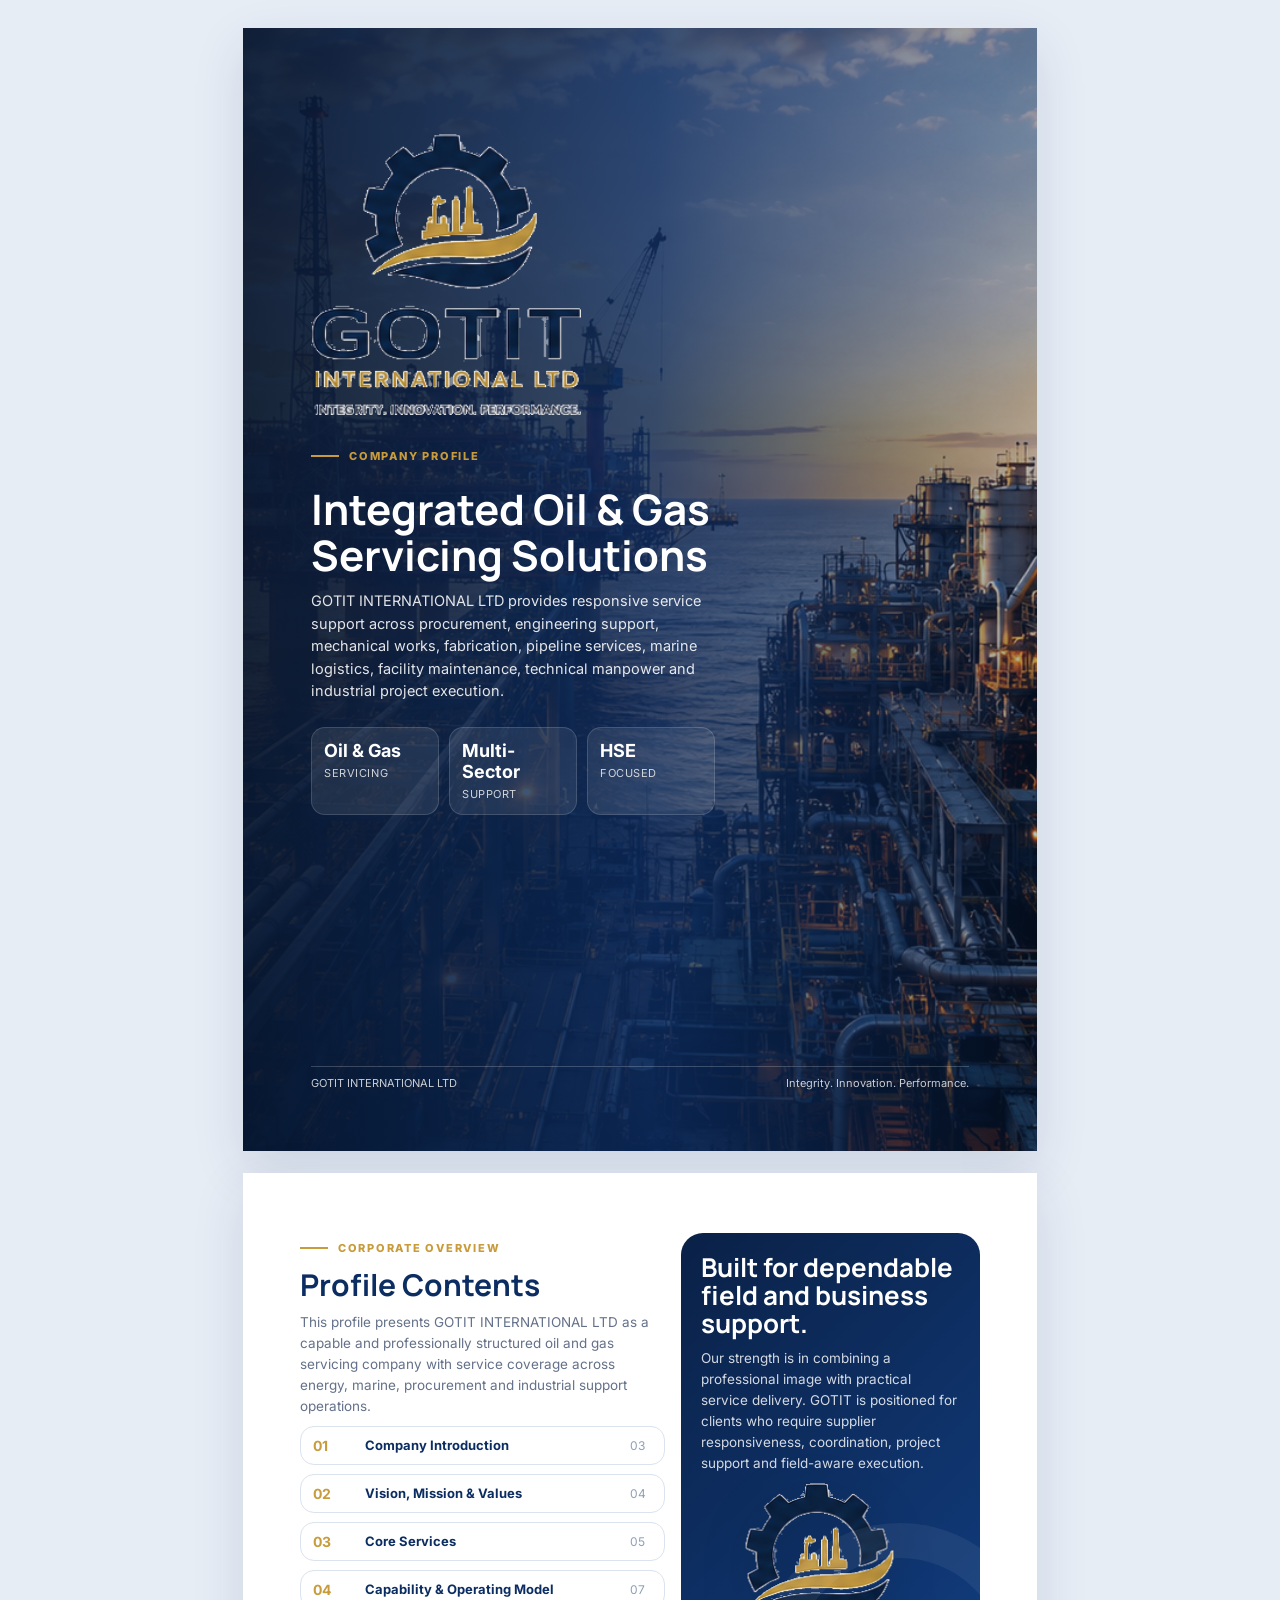
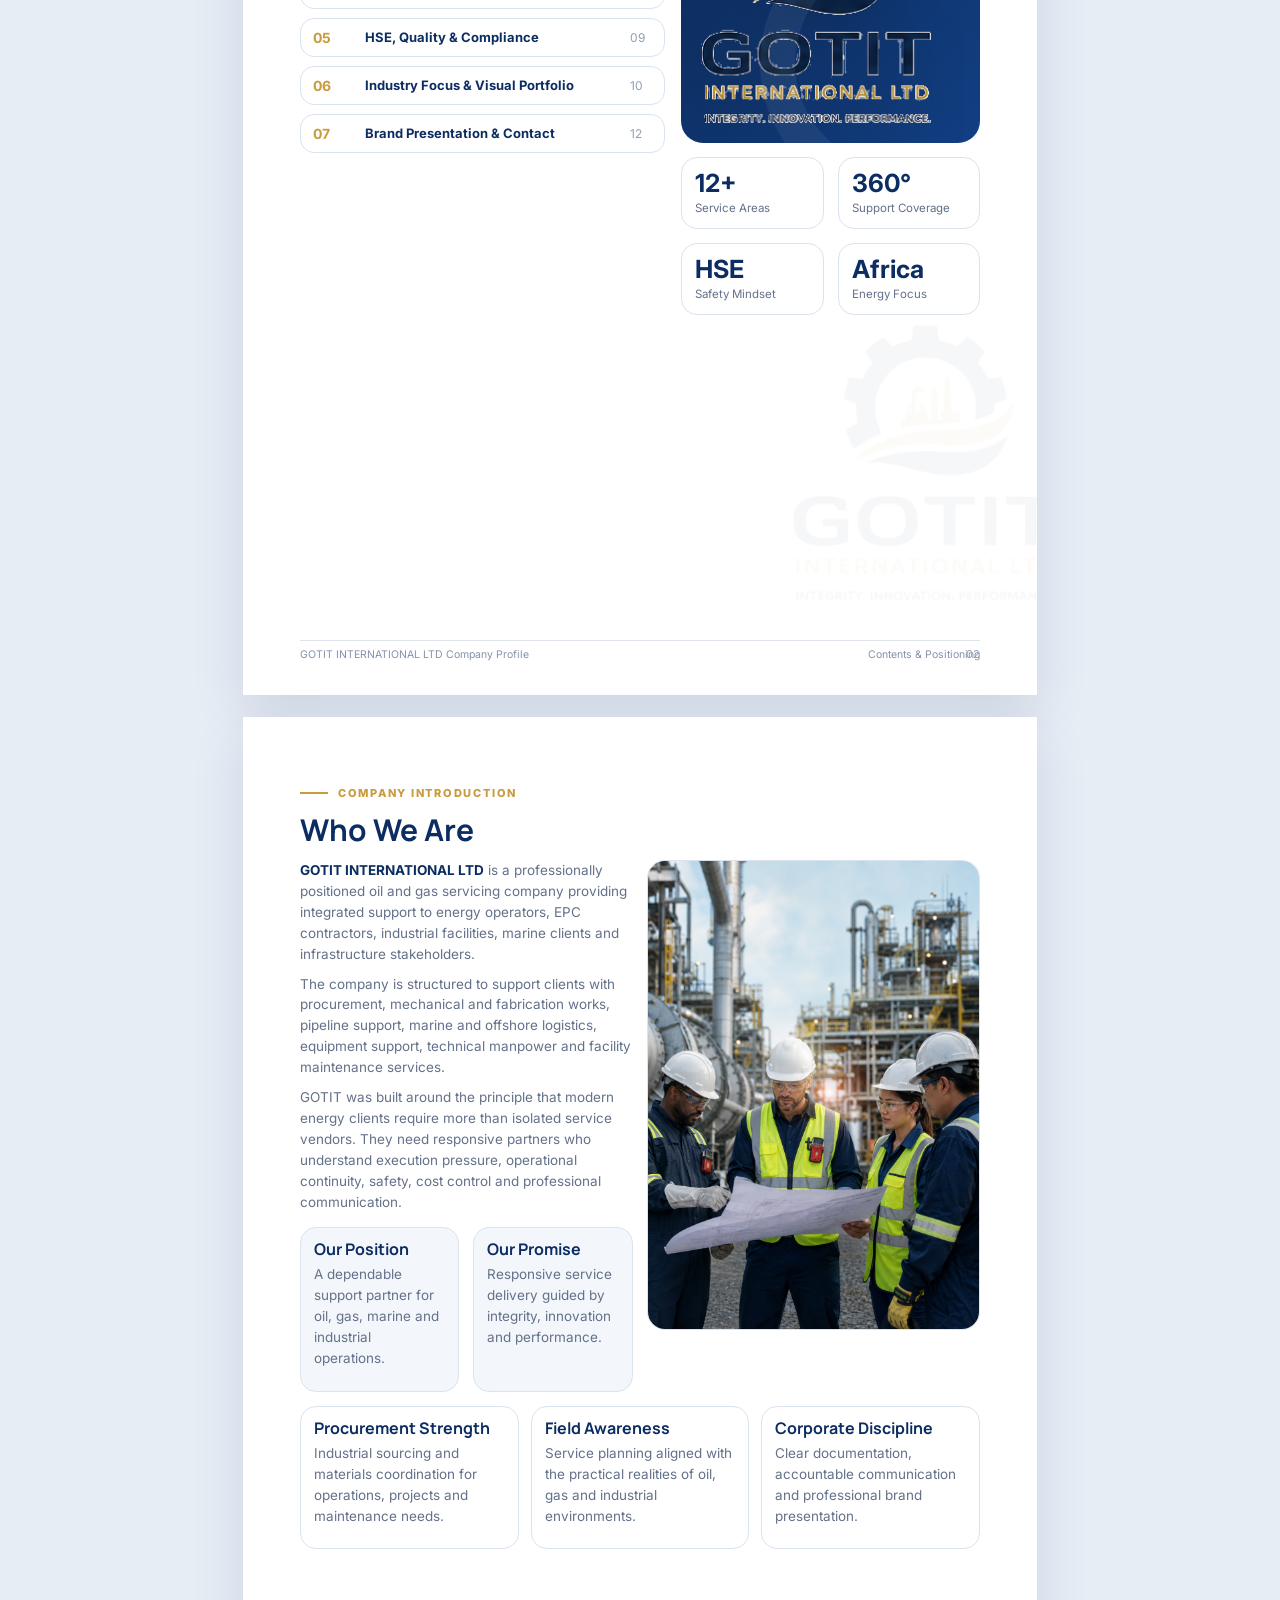
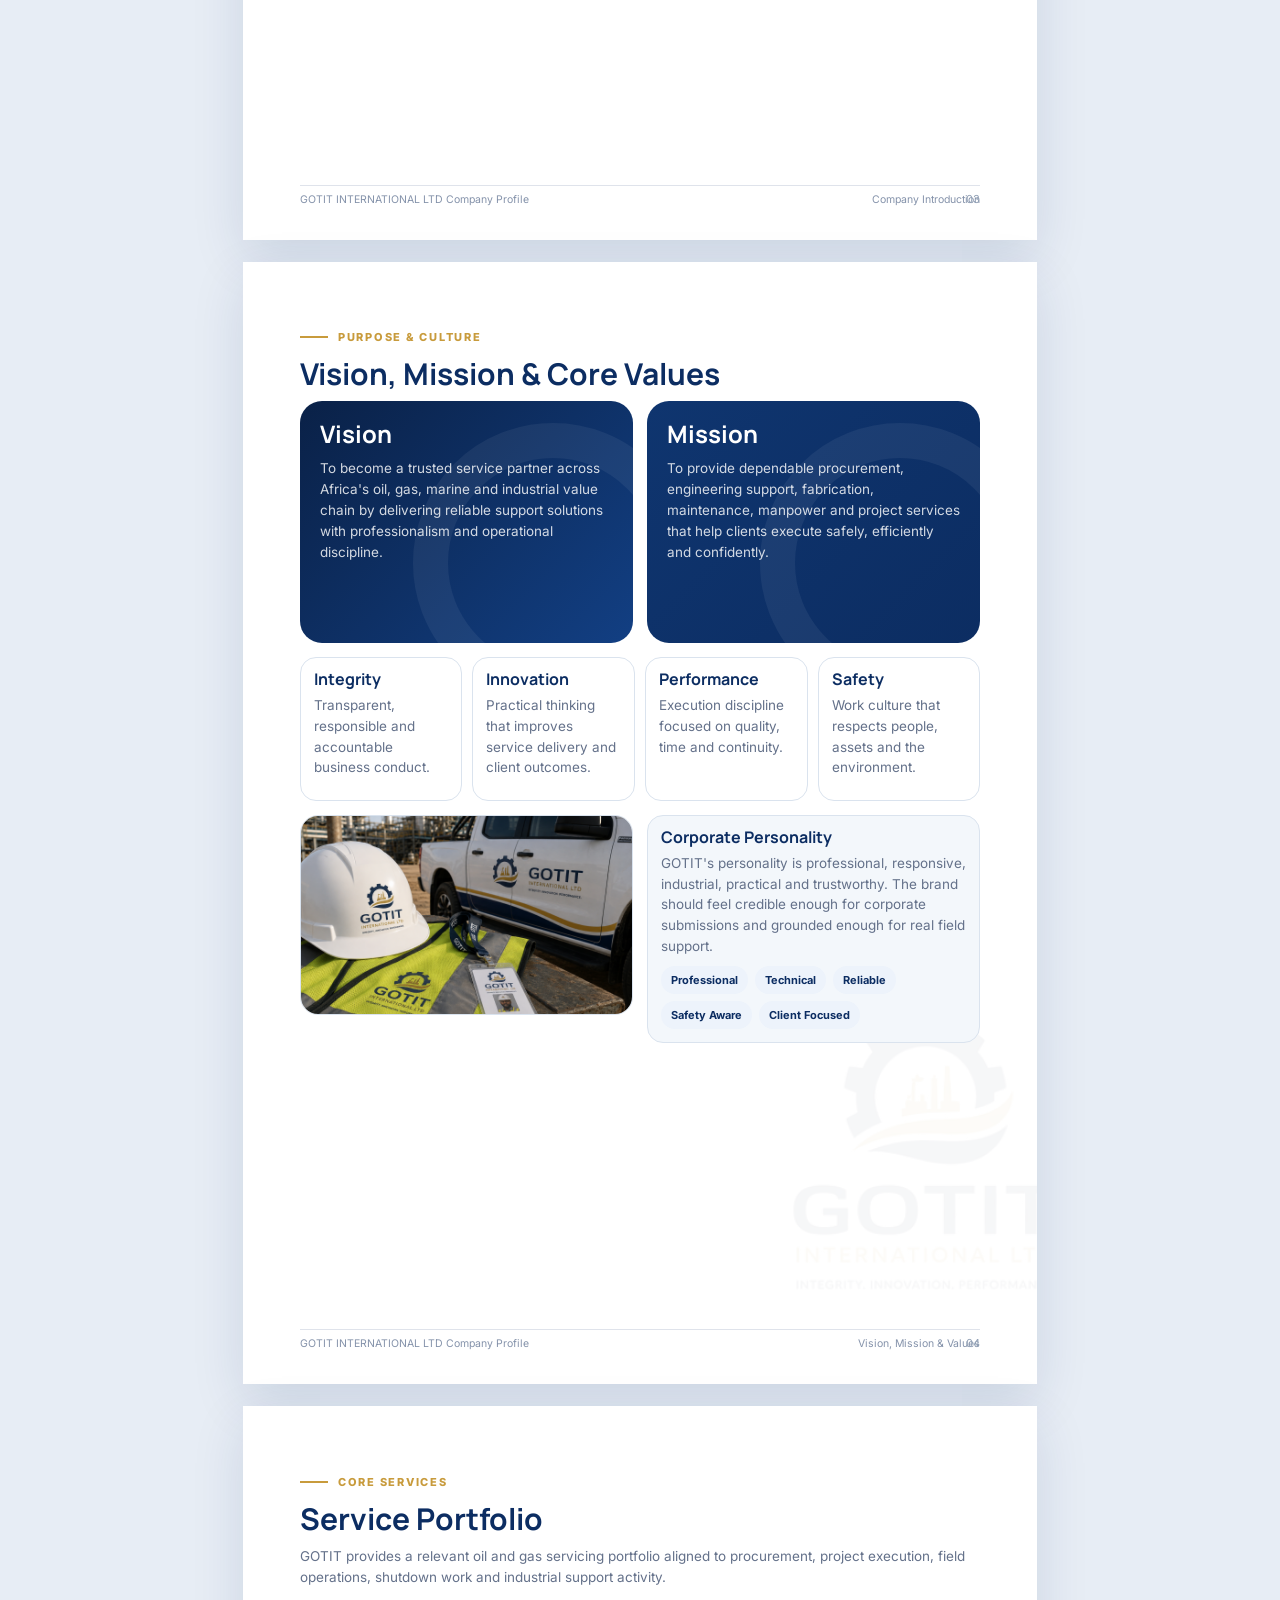
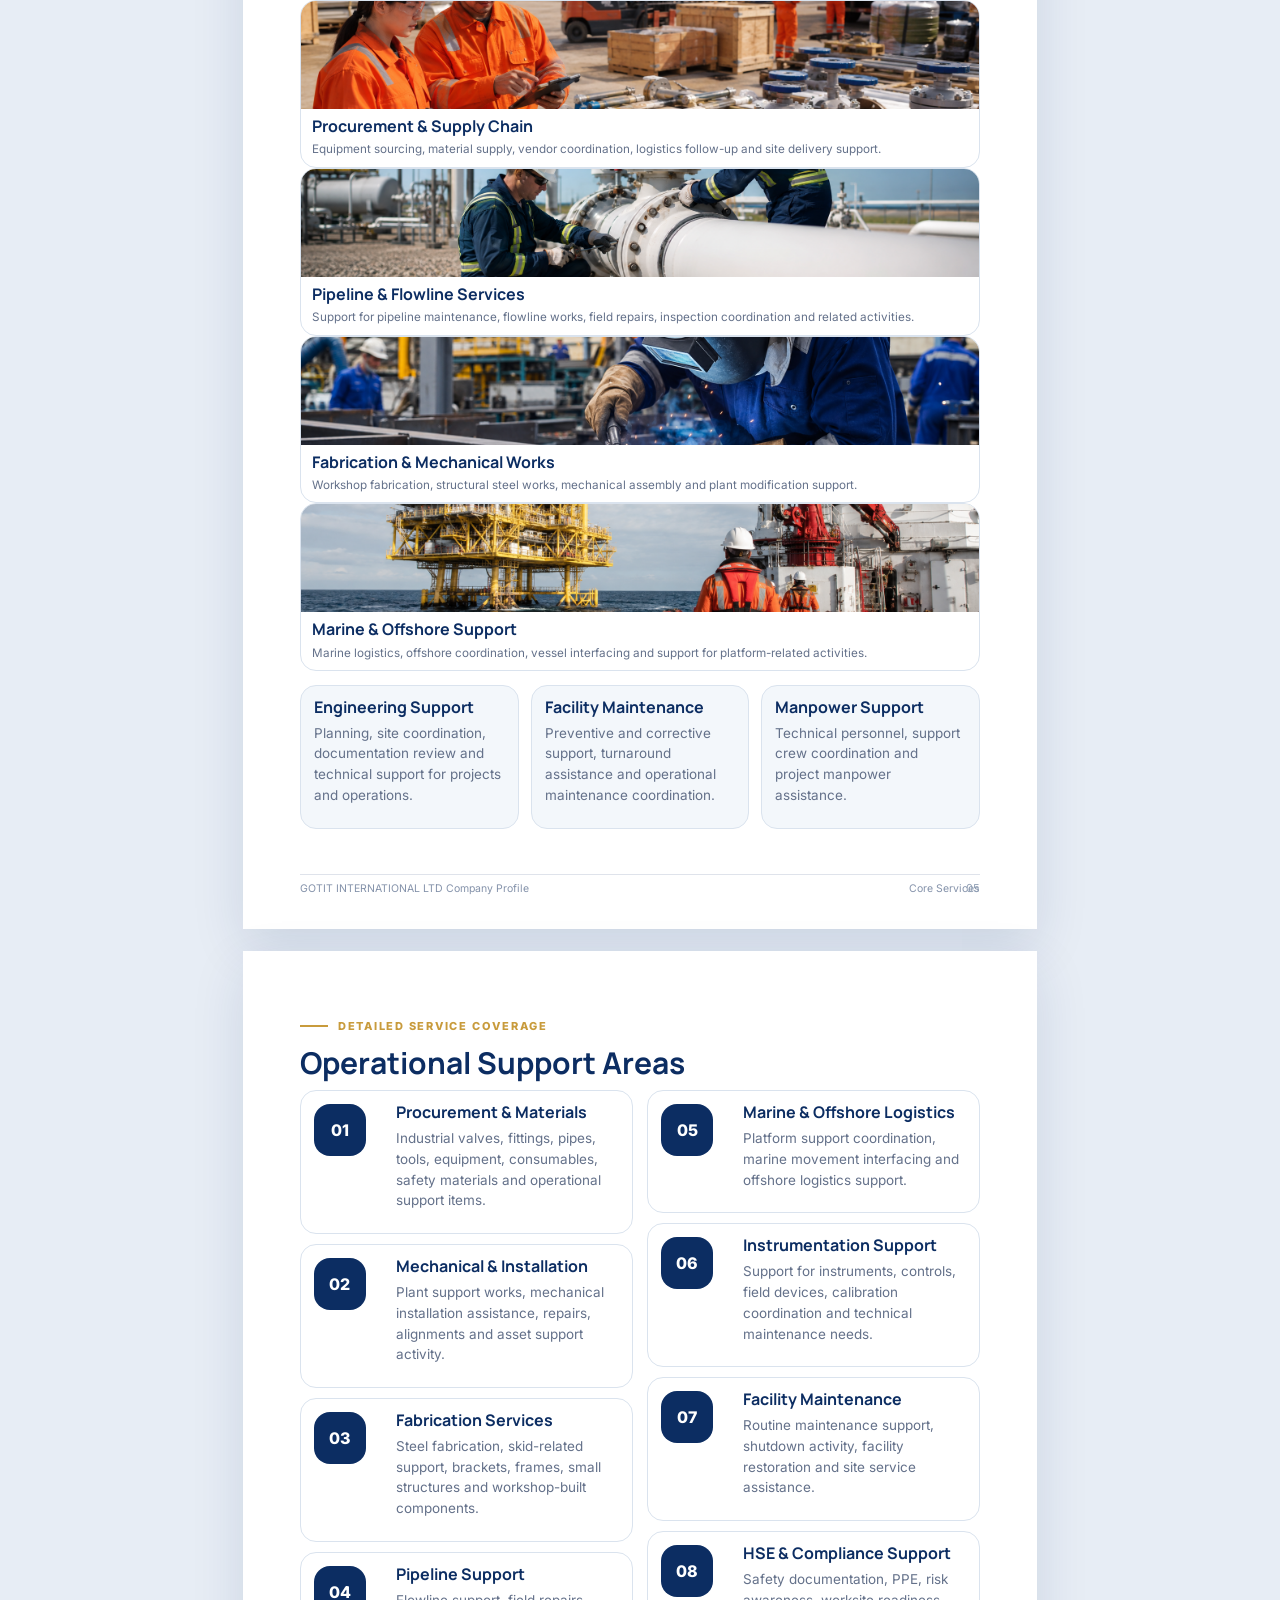
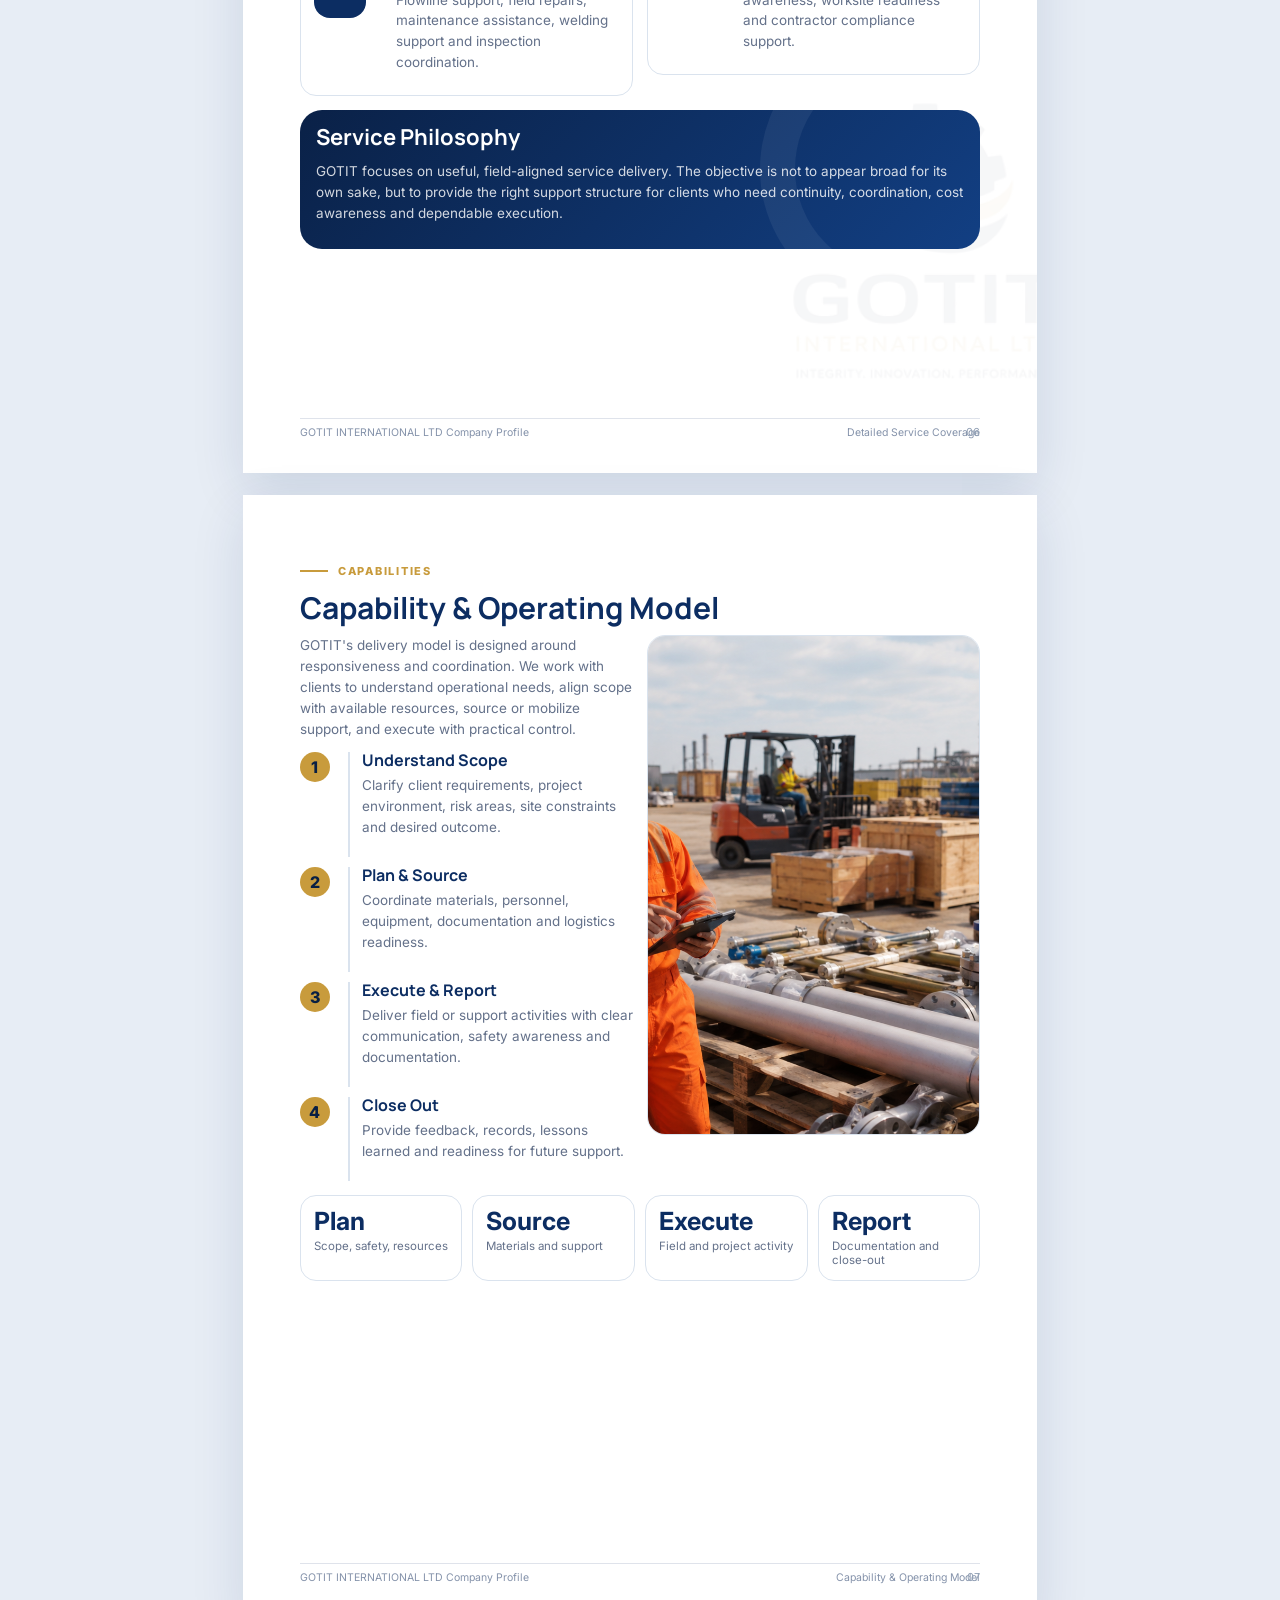
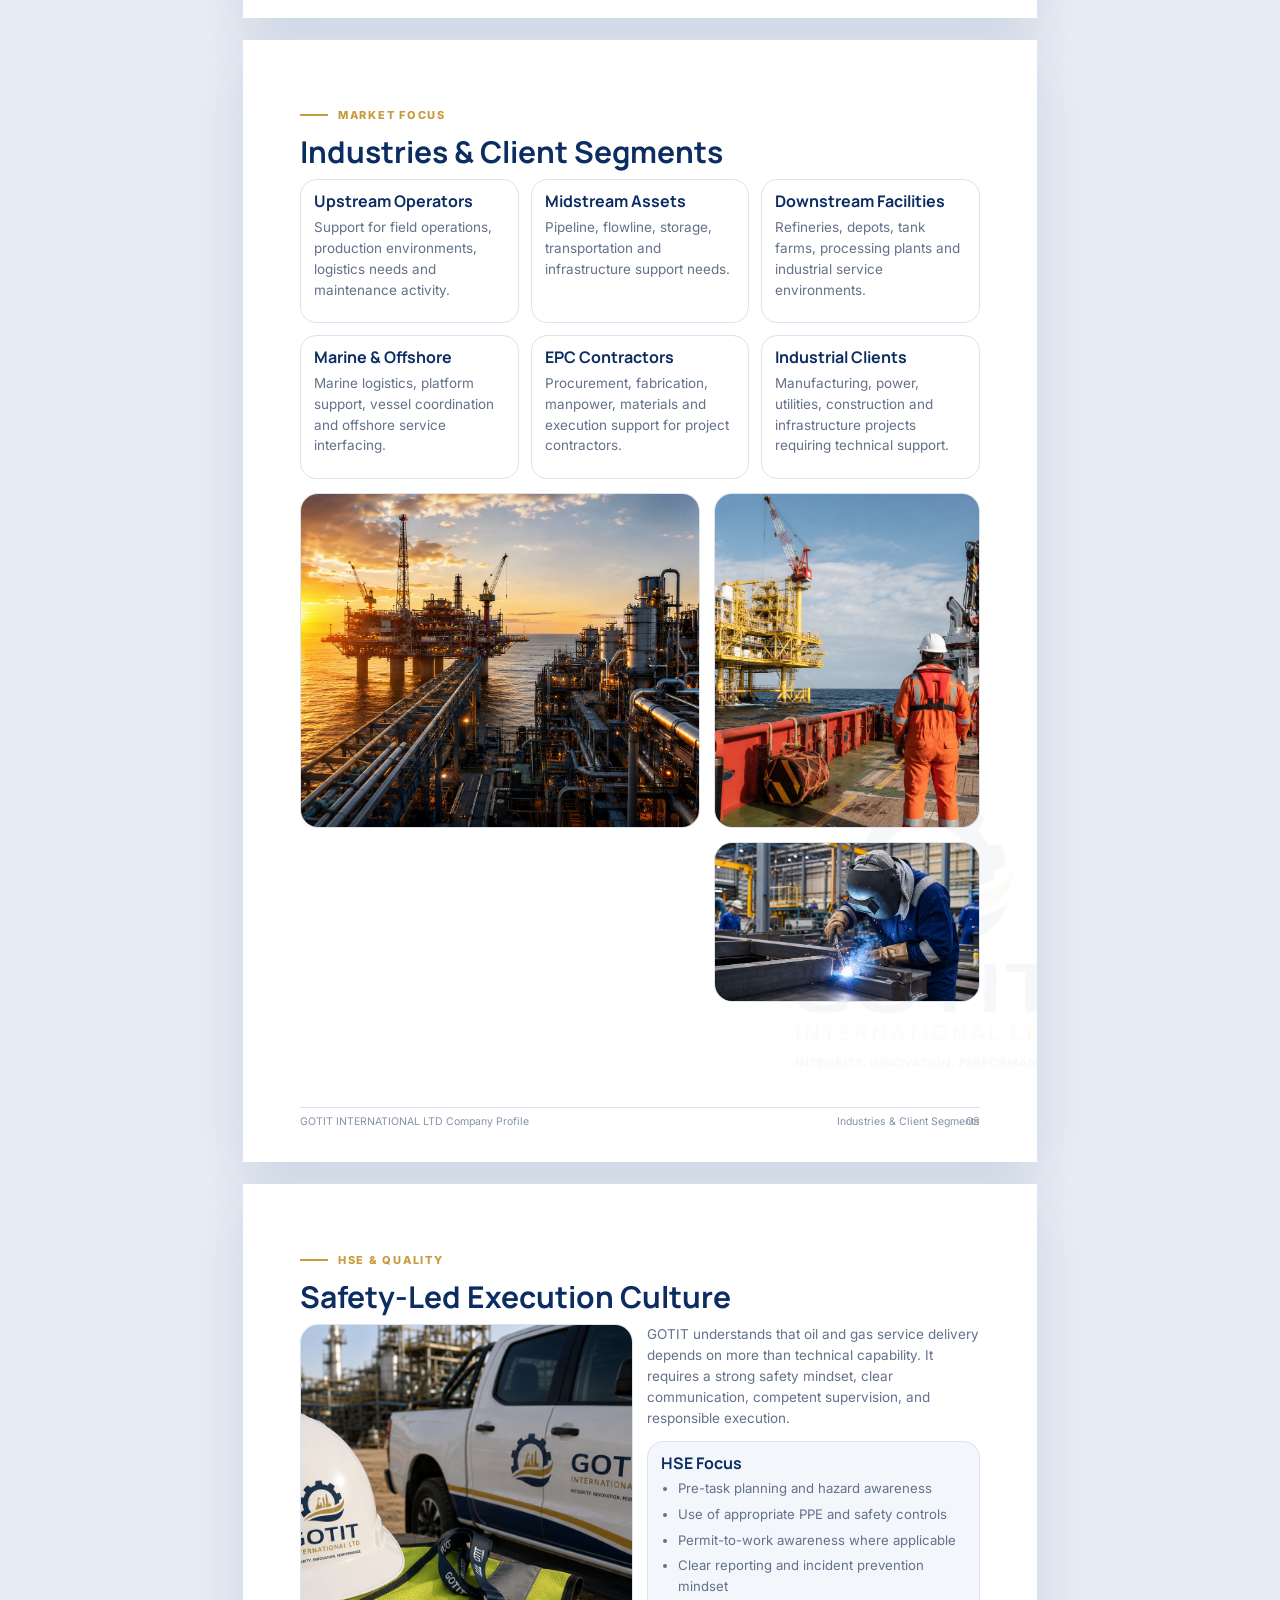
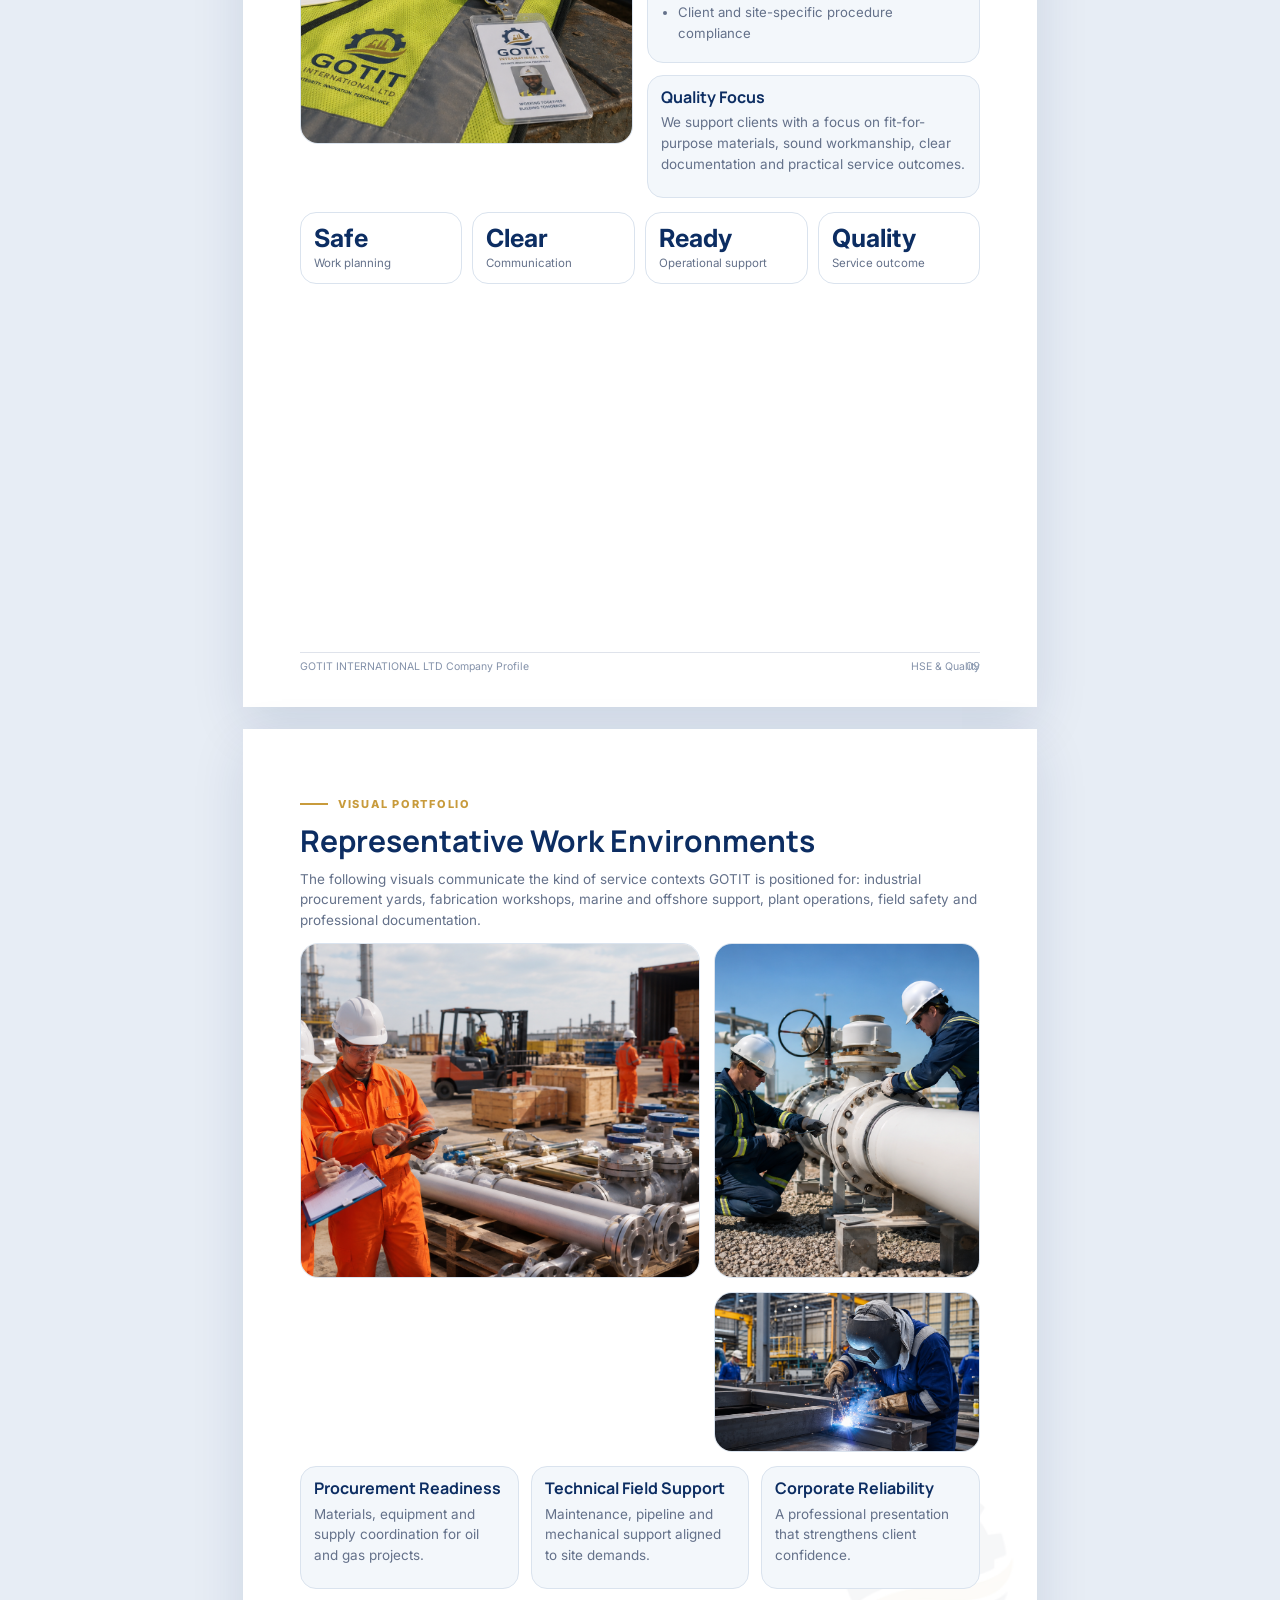
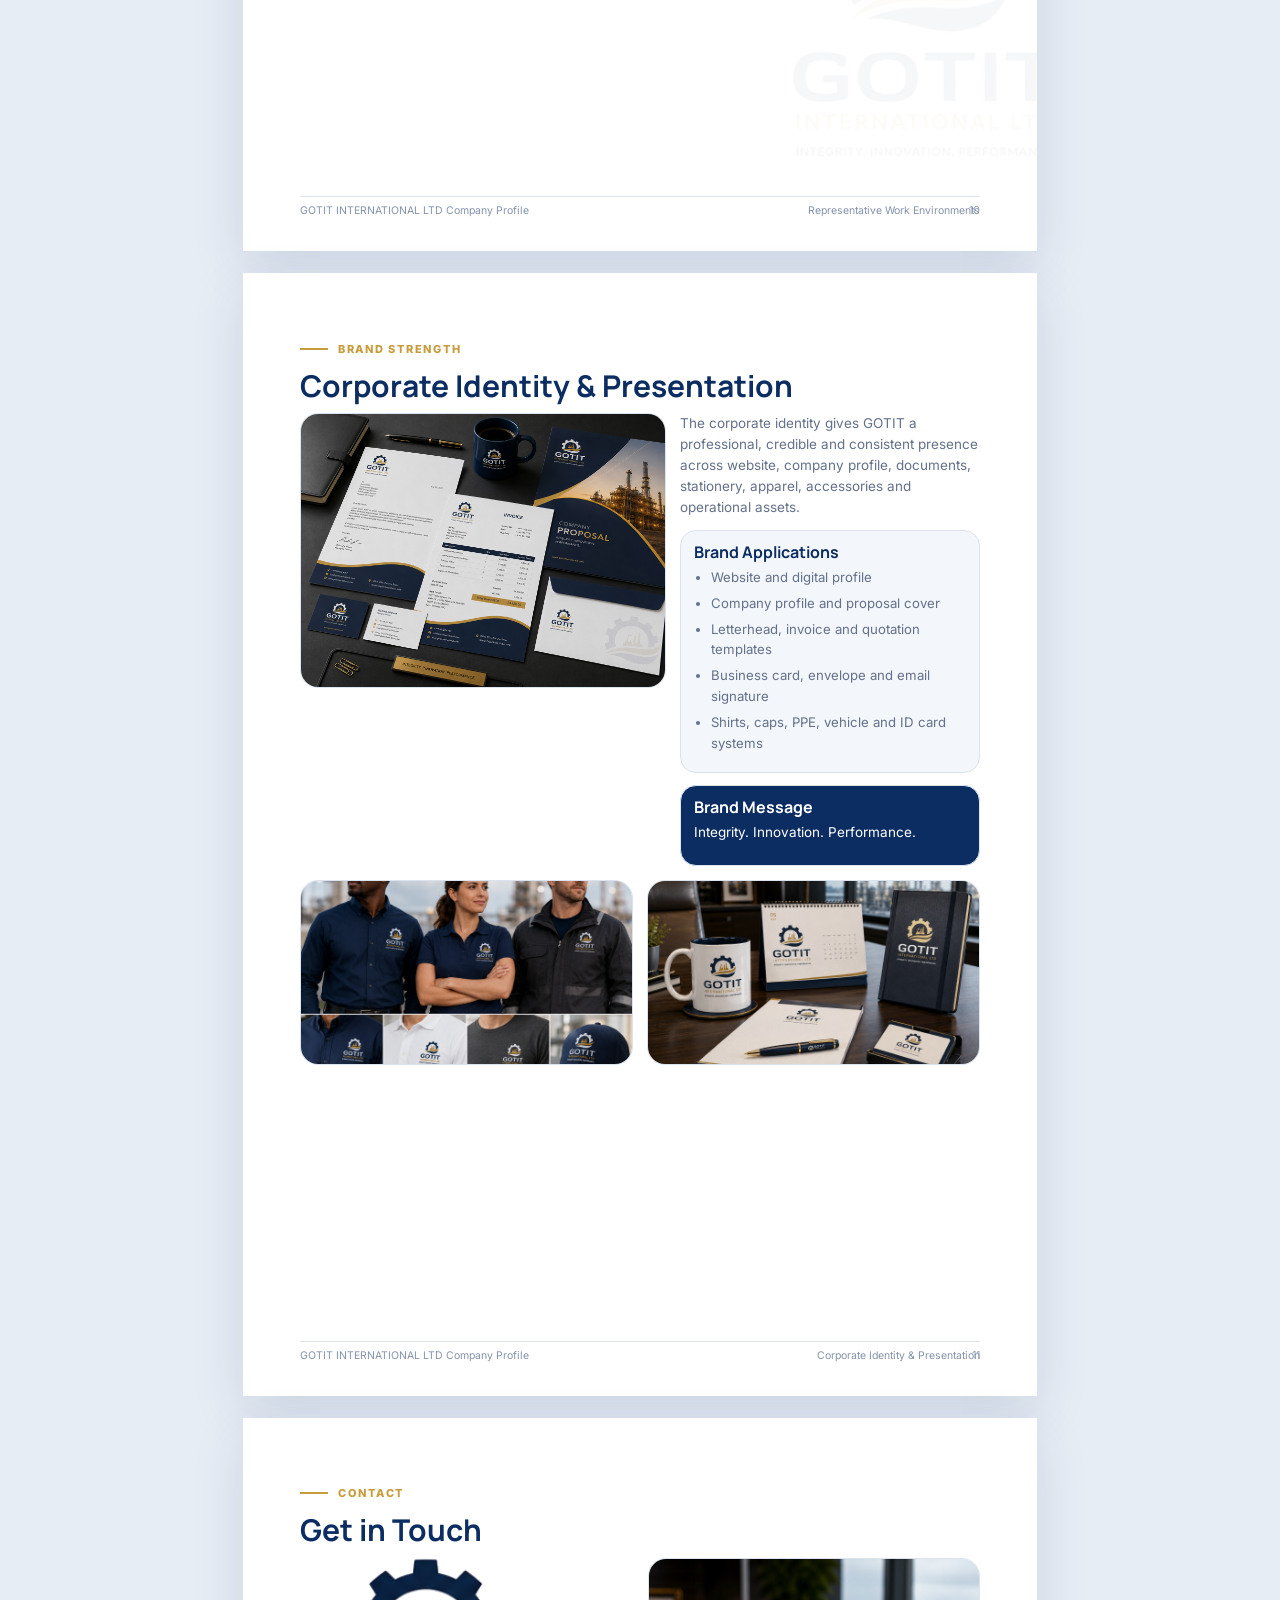
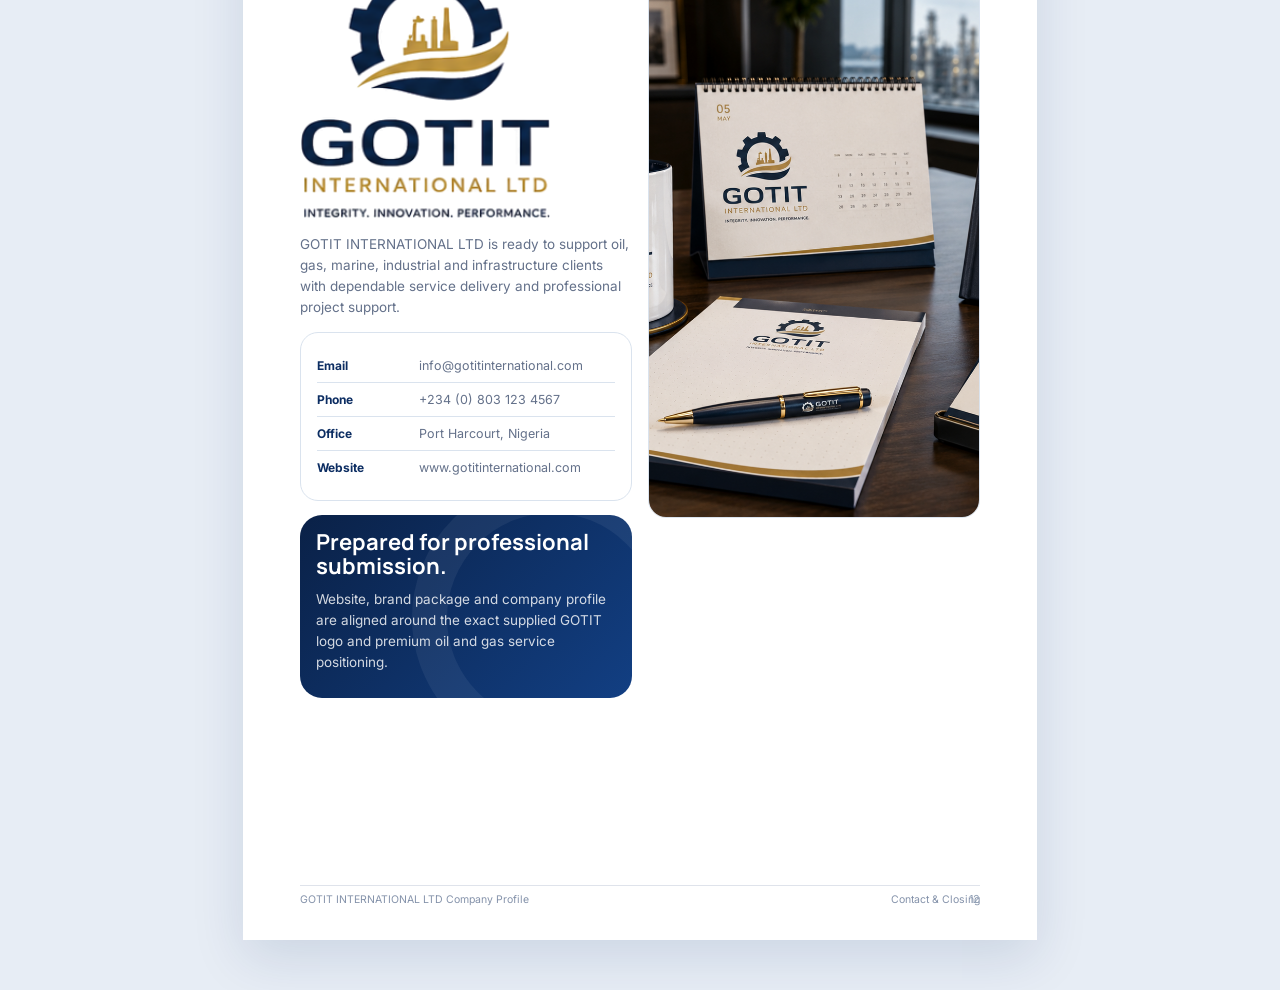
<file: company_profile/company-profile.html>
<!DOCTYPE html>
<html lang="en">
<head>
<meta charset="UTF-8">
<meta name="viewport" content="width=device-width, initial-scale=1.0">
<title>GOTIT INTERNATIONAL LTD - Company Profile</title>
<link rel="preconnect" href="https://fonts.googleapis.com">
<link rel="preconnect" href="https://fonts.gstatic.com" crossorigin>
<link href="https://fonts.googleapis.com/css2?family=Inter:wght@400;500;600;700;800&family=Manrope:wght@600;700;800&display=swap" rel="stylesheet">
<style>
:root{--navy:#0c2d62;--navy2:#123f83;--dark:#071a38;--gold:#c89b3c;--gold2:#f2d791;--text:#1e2940;--muted:#64718a;--line:#dae3ee;--soft:#f3f7fb;--paper:#fff;--cream:#f8f3e8}
*{box-sizing:border-box}body{margin:0;background:#e7edf5;font-family:Inter,Arial,sans-serif;color:var(--text)}img{display:block;max-width:100%}.book{padding:28px 0}.page{width:210mm;min-height:297mm;margin:0 auto 22px;background:var(--paper);box-shadow:0 18px 50px rgba(12,45,98,.12);position:relative;overflow:hidden;page-break-after:always}.page:last-child{page-break-after:auto}@page{size:A4;margin:0}
h1,h2,h3,h4{font-family:Manrope,Inter,sans-serif;line-height:1.08;margin:0;color:var(--navy)}h1{font-size:42px}h2{font-size:30px;margin-bottom:11px}h3{font-size:16px;margin-bottom:6px}h4{font-size:13px;letter-spacing:.09em;text-transform:uppercase;color:var(--gold);margin:0 0 8px}p{font-size:13.5px;line-height:1.55;color:var(--muted);margin:0 0 9px}.kicker{display:inline-flex;align-items:center;gap:10px;font-size:11px;font-weight:800;letter-spacing:.16em;text-transform:uppercase;color:var(--gold);margin-bottom:14px}.kicker:before{content:"";width:28px;height:2px;background:var(--gold)}.page-no{position:absolute;right:15mm;bottom:9mm;color:#91a0b5;font-size:11px}.footer-note{position:absolute;left:15mm;right:15mm;bottom:9mm;border-top:1px solid rgba(12,45,98,.13);padding-top:7px;display:flex;justify-content:space-between;gap:12px;font-size:10.5px;color:#8492aa}.pad{padding:16mm 15mm 15mm}.grid2{display:grid;grid-template-columns:1fr 1fr;gap:14px}.grid3{display:grid;grid-template-columns:repeat(3,1fr);gap:12px}.grid4{display:grid;grid-template-columns:repeat(4,1fr);gap:10px}.panel{border:1px solid var(--line);border-radius:16px;background:#fff;padding:13px}.soft{background:var(--soft)}.dark-panel{background:var(--navy);color:#fff}.dark-panel h3,.dark-panel p{color:#fff}.gold-panel{background:linear-gradient(135deg,var(--gold) 0%,#e3c06f 100%);color:#081f43}.gold-panel h3,.gold-panel p{color:#081f43}.image-card{border-radius:18px;overflow:hidden;border:1px solid var(--line);background:#fff}.image-card img{width:100%;height:100%;object-fit:cover}.section-band{background:linear-gradient(135deg,#0a2147 0%,#123f83 100%);color:#fff;padding:20px;border-radius:22px;position:relative;overflow:hidden}.section-band:after{content:"";position:absolute;right:-60px;bottom:-60px;width:210px;height:210px;border-radius:50%;border:35px solid rgba(255,255,255,.06)}.section-band h2,.section-band p{color:#fff}.section-band p{color:rgba(255,255,255,.82)}.logo{width:250px}.list{padding-left:17px;margin:6px 0 0;color:var(--muted);font-size:13.2px;line-height:1.58}.list li{margin-bottom:5px}.chip-row{display:flex;flex-wrap:wrap;gap:7px;margin-top:9px}.chip{padding:7px 10px;border-radius:999px;background:#edf3fb;color:var(--navy);font-weight:700;font-size:11px}.metric{border-radius:16px;border:1px solid var(--line);padding:13px;background:#fff}.metric strong{display:block;color:var(--navy);font-size:25px;line-height:1}.metric span{display:block;color:var(--muted);font-size:11.5px;margin-top:5px}.watermark{position:absolute;right:-20px;bottom:25mm;width:265px;opacity:.035;z-index:0}.content{position:relative;z-index:1}
.cover{padding:0}.cover-img{position:absolute;inset:0}.cover-img img{width:100%;height:100%;object-fit:cover}.cover-overlay{position:absolute;inset:0;background:linear-gradient(90deg,rgba(7,24,51,.94) 0%,rgba(12,45,98,.82) 52%,rgba(12,45,98,.22) 100%)}.cover-content{position:relative;z-index:2;padding:24mm 18mm;color:#fff;max-width:540px}.cover-content .logo{width:270px;margin-bottom:26px}.cover-content h1{color:#fff;margin:10px 0 12px}.cover-content p{color:rgba(255,255,255,.87);font-size:14.5px}.cover-meta{display:grid;grid-template-columns:repeat(3,1fr);gap:10px;margin-top:24px}.cover-meta div{background:rgba(255,255,255,.09);border:1px solid rgba(255,255,255,.14);border-radius:14px;padding:12px}.cover-meta strong{display:block;color:#fff;font-size:18px}.cover-meta span{color:rgba(255,255,255,.78);font-size:11px;text-transform:uppercase;letter-spacing:.05em}.cover-footer{position:absolute;left:18mm;right:18mm;bottom:16mm;z-index:2;color:rgba(255,255,255,.78);display:flex;justify-content:space-between;font-size:11px;border-top:1px solid rgba(255,255,255,.2);padding-top:9px}.toc-grid{display:grid;grid-template-columns:1.1fr .9fr;gap:16px}.toc-list{display:grid;gap:9px}.toc-item{display:grid;grid-template-columns:42px 1fr 22px;align-items:center;gap:10px;border:1px solid var(--line);border-radius:14px;padding:10px 12px;background:#fff}.toc-item strong{color:var(--gold);font-size:14px}.toc-item span{font-weight:700;color:var(--navy);font-size:13px}.toc-item em{font-style:normal;color:#8fa0b6;font-size:12px}.profile-intro{display:grid;grid-template-columns:1fr 1fr;gap:14px;margin-top:14px}.service-card{border:1px solid var(--line);border-radius:16px;overflow:hidden;background:#fff}.service-card img{height:108px;width:100%;object-fit:cover}.service-card div{padding:9px 11px}.service-card p{font-size:11.7px;line-height:1.42;margin-bottom:0}.cap-box{display:grid;grid-template-columns:70px 1fr;gap:12px;align-items:start;border:1px solid var(--line);border-radius:16px;background:#fff;padding:13px}.cap-box .no{width:52px;height:52px;border-radius:16px;background:var(--navy);color:#fff;display:flex;align-items:center;justify-content:center;font-weight:800}.timeline{display:grid;gap:10px}.step{display:grid;grid-template-columns:38px 1fr;gap:10px;align-items:start}.step .dot{width:30px;height:30px;border-radius:50%;background:var(--gold);color:#081f43;font-weight:800;display:flex;align-items:center;justify-content:center}.step .body{border-left:2px solid var(--line);padding:0 0 10px 12px}.portfolio-grid{display:grid;grid-template-columns:1.2fr .8fr;gap:14px}.portfolio-grid .image-card:first-child{height:335px}.portfolio-stack{display:grid;gap:14px}.portfolio-stack .image-card{height:160px}.brand-preview{display:grid;grid-template-columns:1.1fr .9fr;gap:14px}.brand-preview img{border-radius:18px;border:1px solid var(--line)}.contact-grid{display:grid;grid-template-columns:1fr 1fr;gap:16px;align-items:stretch}.contact-card{background:#fff;border:1px solid var(--line);border-radius:18px;padding:16px}.contact-line{display:grid;grid-template-columns:92px 1fr;gap:10px;padding:9px 0;border-bottom:1px solid var(--line)}.contact-line:last-child{border-bottom:none}.contact-line strong{color:var(--navy);font-size:12px}.contact-line span{color:var(--muted);font-size:12.5px}

.cover{height:297mm;background:linear-gradient(90deg,rgba(7,24,51,.94) 0%,rgba(12,45,98,.82) 52%,rgba(12,45,98,.28) 100%),url('assets/images/hero-ocean-platform.png') center/cover no-repeat!important}
.cover-img,.cover-overlay{display:none!important}.cover-content{padding-top:28mm}.cover-content h1{color:#fff!important}.cover-content .kicker{color:var(--gold)!important}.cover-content p{color:rgba(255,255,255,.88)!important}
@media print{body{background:#fff}.book{padding:0}.page{margin:0;box-shadow:none}}
</style>
</head>
<body>
<div class="book">

<section class="page cover">
  <div class="cover-img"><img src="assets/images/hero-ocean-platform.png" alt="Oil and gas infrastructure"></div>
  <div class="cover-overlay"></div>
  <div class="cover-content">
    <img class="logo" src="assets/logos/gotit-logo.png" alt="GOTIT logo">
    <div class="kicker">Company Profile</div>
    <h1>Integrated Oil & Gas Servicing Solutions</h1>
    <p>GOTIT INTERNATIONAL LTD provides responsive service support across procurement, engineering support, mechanical works, fabrication, pipeline services, marine logistics, facility maintenance, technical manpower and industrial project execution.</p>
    <div class="cover-meta">
      <div><strong>Oil & Gas</strong><span>Servicing</span></div>
      <div><strong>Multi-Sector</strong><span>Support</span></div>
      <div><strong>HSE</strong><span>Focused</span></div>
    </div>
  </div>
  <div class="cover-footer"><span>GOTIT INTERNATIONAL LTD</span><span>Integrity. Innovation. Performance.</span></div>
</section>

<section class="page pad">
  <img class="watermark" src="assets/logos/gotit-logo.png" alt="">
  <div class="content">
    <div class="toc-grid">
      <div>
        <div class="kicker">Corporate Overview</div>
        <h2>Profile Contents</h2>
        <p>This profile presents GOTIT INTERNATIONAL LTD as a capable and professionally structured oil and gas servicing company with service coverage across energy, marine, procurement and industrial support operations.</p>
        <div class="toc-list">
          <div class="toc-item"><strong>01</strong><span>Company Introduction</span><em>03</em></div>
          <div class="toc-item"><strong>02</strong><span>Vision, Mission & Values</span><em>04</em></div>
          <div class="toc-item"><strong>03</strong><span>Core Services</span><em>05</em></div>
          <div class="toc-item"><strong>04</strong><span>Capability & Operating Model</span><em>07</em></div>
          <div class="toc-item"><strong>05</strong><span>HSE, Quality & Compliance</span><em>09</em></div>
          <div class="toc-item"><strong>06</strong><span>Industry Focus & Visual Portfolio</span><em>10</em></div>
          <div class="toc-item"><strong>07</strong><span>Brand Presentation & Contact</span><em>12</em></div>
        </div>
      </div>
      <div>
        <div class="section-band" style="min-height:360px;display:flex;flex-direction:column;justify-content:space-between">
          <div>
            <h2 style="font-size:26px">Built for dependable field and business support.</h2>
            <p>Our strength is in combining a professional image with practical service delivery. GOTIT is positioned for clients who require supplier responsiveness, coordination, project support and field-aware execution.</p>
          </div>
          <img src="assets/logos/gotit-logo.png" alt="GOTIT logo" style="width:230px;filter:drop-shadow(0 12px 24px rgba(0,0,0,.15))">
        </div>
        <div class="grid2" style="margin-top:14px">
          <div class="metric"><strong>12+</strong><span>Service Areas</span></div>
          <div class="metric"><strong>360°</strong><span>Support Coverage</span></div>
          <div class="metric"><strong>HSE</strong><span>Safety Mindset</span></div>
          <div class="metric"><strong>Africa</strong><span>Energy Focus</span></div>
        </div>
      </div>
    </div>
  </div>
  <div class="footer-note"><span>GOTIT INTERNATIONAL LTD Company Profile</span><span>Contents & Positioning</span></div><div class="page-no">02</div>
</section>

<section class="page pad">
  <div class="content">
    <div class="kicker">Company Introduction</div>
    <h2>Who We Are</h2>
    <div class="profile-intro">
      <div>
        <p><strong style="color:var(--navy)">GOTIT INTERNATIONAL LTD</strong> is a professionally positioned oil and gas servicing company providing integrated support to energy operators, EPC contractors, industrial facilities, marine clients and infrastructure stakeholders.</p>
        <p>The company is structured to support clients with procurement, mechanical and fabrication works, pipeline support, marine and offshore logistics, equipment support, technical manpower and facility maintenance services.</p>
        <p>GOTIT was built around the principle that modern energy clients require more than isolated service vendors. They need responsive partners who understand execution pressure, operational continuity, safety, cost control and professional communication.</p>
        <div class="grid2" style="margin-top:14px">
          <div class="panel soft"><h3>Our Position</h3><p>A dependable support partner for oil, gas, marine and industrial operations.</p></div>
          <div class="panel soft"><h3>Our Promise</h3><p>Responsive service delivery guided by integrity, innovation and performance.</p></div>
        </div>
      </div>
      <div class="image-card" style="height:470px"><img src="assets/images/about-team-review.png" alt="Industrial team reviewing plan"></div>
    </div>
    <div class="grid3" style="margin-top:14px">
      <div class="panel"><h3>Procurement Strength</h3><p>Industrial sourcing and materials coordination for operations, projects and maintenance needs.</p></div>
      <div class="panel"><h3>Field Awareness</h3><p>Service planning aligned with the practical realities of oil, gas and industrial environments.</p></div>
      <div class="panel"><h3>Corporate Discipline</h3><p>Clear documentation, accountable communication and professional brand presentation.</p></div>
    </div>
  </div>
  <div class="footer-note"><span>GOTIT INTERNATIONAL LTD Company Profile</span><span>Company Introduction</span></div><div class="page-no">03</div>
</section>

<section class="page pad">
  <img class="watermark" src="assets/logos/gotit-logo.png" alt="">
  <div class="content">
    <div class="kicker">Purpose & Culture</div>
    <h2>Vision, Mission & Core Values</h2>
    <div class="grid2">
      <div class="section-band" style="height:242px"><h2 style="font-size:24px">Vision</h2><p>To become a trusted service partner across Africa's oil, gas, marine and industrial value chain by delivering reliable support solutions with professionalism and operational discipline.</p></div>
      <div class="section-band" style="height:242px;background:linear-gradient(135deg,#0f356f 0%,#0c2d62 100%)"><h2 style="font-size:24px">Mission</h2><p>To provide dependable procurement, engineering support, fabrication, maintenance, manpower and project services that help clients execute safely, efficiently and confidently.</p></div>
    </div>
    <div class="grid4" style="margin-top:14px">
      <div class="panel"><h3>Integrity</h3><p>Transparent, responsible and accountable business conduct.</p></div>
      <div class="panel"><h3>Innovation</h3><p>Practical thinking that improves service delivery and client outcomes.</p></div>
      <div class="panel"><h3>Performance</h3><p>Execution discipline focused on quality, time and continuity.</p></div>
      <div class="panel"><h3>Safety</h3><p>Work culture that respects people, assets and the environment.</p></div>
    </div>
    <div class="grid2" style="margin-top:14px">
      <div class="image-card" style="height:200px"><img src="assets/images/field-branding-mockup.png" alt="PPE branding"></div>
      <div class="panel soft"><h3>Corporate Personality</h3><p>GOTIT's personality is professional, responsive, industrial, practical and trustworthy. The brand should feel credible enough for corporate submissions and grounded enough for real field support.</p><div class="chip-row"><span class="chip">Professional</span><span class="chip">Technical</span><span class="chip">Reliable</span><span class="chip">Safety Aware</span><span class="chip">Client Focused</span></div></div>
    </div>
  </div>
  <div class="footer-note"><span>GOTIT INTERNATIONAL LTD Company Profile</span><span>Vision, Mission & Values</span></div><div class="page-no">04</div>
</section>

<section class="page pad">
  <div class="content">
    <div class="kicker">Core Services</div>
    <h2>Service Portfolio</h2>
    <p>GOTIT provides a relevant oil and gas servicing portfolio aligned to procurement, project execution, field operations, shutdown work and industrial support activity.</p>
    <div class="service-grid" style="margin-top:12px">
      <div class="service-card"><img src="assets/images/procurement-yard.png"><div><h3>Procurement & Supply Chain</h3><p>Equipment sourcing, material supply, vendor coordination, logistics follow-up and site delivery support.</p></div></div>
      <div class="service-card"><img src="assets/images/pipeline-maintenance.png"><div><h3>Pipeline & Flowline Services</h3><p>Support for pipeline maintenance, flowline works, field repairs, inspection coordination and related activities.</p></div></div>
      <div class="service-card"><img src="assets/images/fabrication-workshop.png"><div><h3>Fabrication & Mechanical Works</h3><p>Workshop fabrication, structural steel works, mechanical assembly and plant modification support.</p></div></div>
      <div class="service-card"><img src="assets/images/marine-support.png"><div><h3>Marine & Offshore Support</h3><p>Marine logistics, offshore coordination, vessel interfacing and support for platform-related activities.</p></div></div>
    </div>
    <div class="grid3" style="margin-top:14px">
      <div class="panel soft"><h3>Engineering Support</h3><p>Planning, site coordination, documentation review and technical support for projects and operations.</p></div>
      <div class="panel soft"><h3>Facility Maintenance</h3><p>Preventive and corrective support, turnaround assistance and operational maintenance coordination.</p></div>
      <div class="panel soft"><h3>Manpower Support</h3><p>Technical personnel, support crew coordination and project manpower assistance.</p></div>
    </div>
  </div>
  <div class="footer-note"><span>GOTIT INTERNATIONAL LTD Company Profile</span><span>Core Services</span></div><div class="page-no">05</div>
</section>

<section class="page pad">
  <img class="watermark" src="assets/logos/gotit-logo.png" alt="">
  <div class="content">
    <div class="kicker">Detailed Service Coverage</div>
    <h2>Operational Support Areas</h2>
    <div class="grid2">
      <div>
        <div class="cap-box"><div class="no">01</div><div><h3>Procurement & Materials</h3><p>Industrial valves, fittings, pipes, tools, equipment, consumables, safety materials and operational support items.</p></div></div>
        <div class="cap-box" style="margin-top:10px"><div class="no">02</div><div><h3>Mechanical & Installation</h3><p>Plant support works, mechanical installation assistance, repairs, alignments and asset support activity.</p></div></div>
        <div class="cap-box" style="margin-top:10px"><div class="no">03</div><div><h3>Fabrication Services</h3><p>Steel fabrication, skid-related support, brackets, frames, small structures and workshop-built components.</p></div></div>
        <div class="cap-box" style="margin-top:10px"><div class="no">04</div><div><h3>Pipeline Support</h3><p>Flowline support, field repairs, maintenance assistance, welding support and inspection coordination.</p></div></div>
      </div>
      <div>
        <div class="cap-box"><div class="no">05</div><div><h3>Marine & Offshore Logistics</h3><p>Platform support coordination, marine movement interfacing and offshore logistics support.</p></div></div>
        <div class="cap-box" style="margin-top:10px"><div class="no">06</div><div><h3>Instrumentation Support</h3><p>Support for instruments, controls, field devices, calibration coordination and technical maintenance needs.</p></div></div>
        <div class="cap-box" style="margin-top:10px"><div class="no">07</div><div><h3>Facility Maintenance</h3><p>Routine maintenance support, shutdown activity, facility restoration and site service assistance.</p></div></div>
        <div class="cap-box" style="margin-top:10px"><div class="no">08</div><div><h3>HSE & Compliance Support</h3><p>Safety documentation, PPE, risk awareness, worksite readiness and contractor compliance support.</p></div></div>
      </div>
    </div>
    <div class="section-band" style="margin-top:14px;padding:16px"><h2 style="font-size:22px">Service Philosophy</h2><p>GOTIT focuses on useful, field-aligned service delivery. The objective is not to appear broad for its own sake, but to provide the right support structure for clients who need continuity, coordination, cost awareness and dependable execution.</p></div>
  </div>
  <div class="footer-note"><span>GOTIT INTERNATIONAL LTD Company Profile</span><span>Detailed Service Coverage</span></div><div class="page-no">06</div>
</section>

<section class="page pad">
  <div class="content">
    <div class="kicker">Capabilities</div>
    <h2>Capability & Operating Model</h2>
    <div class="grid2">
      <div>
        <p>GOTIT's delivery model is designed around responsiveness and coordination. We work with clients to understand operational needs, align scope with available resources, source or mobilize support, and execute with practical control.</p>
        <div class="timeline" style="margin-top:12px">
          <div class="step"><div class="dot">1</div><div class="body"><h3>Understand Scope</h3><p>Clarify client requirements, project environment, risk areas, site constraints and desired outcome.</p></div></div>
          <div class="step"><div class="dot">2</div><div class="body"><h3>Plan & Source</h3><p>Coordinate materials, personnel, equipment, documentation and logistics readiness.</p></div></div>
          <div class="step"><div class="dot">3</div><div class="body"><h3>Execute & Report</h3><p>Deliver field or support activities with clear communication, safety awareness and documentation.</p></div></div>
          <div class="step"><div class="dot">4</div><div class="body"><h3>Close Out</h3><p>Provide feedback, records, lessons learned and readiness for future support.</p></div></div>
        </div>
      </div>
      <div class="image-card" style="height:500px"><img src="assets/images/procurement-yard.png" alt="Industrial materials yard"></div>
    </div>
    <div class="grid4" style="margin-top:14px">
      <div class="metric"><strong>Plan</strong><span>Scope, safety, resources</span></div>
      <div class="metric"><strong>Source</strong><span>Materials and support</span></div>
      <div class="metric"><strong>Execute</strong><span>Field and project activity</span></div>
      <div class="metric"><strong>Report</strong><span>Documentation and close-out</span></div>
    </div>
  </div>
  <div class="footer-note"><span>GOTIT INTERNATIONAL LTD Company Profile</span><span>Capability & Operating Model</span></div><div class="page-no">07</div>
</section>

<section class="page pad">
  <img class="watermark" src="assets/logos/gotit-logo.png" alt="">
  <div class="content">
    <div class="kicker">Market Focus</div>
    <h2>Industries & Client Segments</h2>
    <div class="grid3">
      <div class="panel"><h3>Upstream Operators</h3><p>Support for field operations, production environments, logistics needs and maintenance activity.</p></div>
      <div class="panel"><h3>Midstream Assets</h3><p>Pipeline, flowline, storage, transportation and infrastructure support needs.</p></div>
      <div class="panel"><h3>Downstream Facilities</h3><p>Refineries, depots, tank farms, processing plants and industrial service environments.</p></div>
      <div class="panel"><h3>Marine & Offshore</h3><p>Marine logistics, platform support, vessel coordination and offshore service interfacing.</p></div>
      <div class="panel"><h3>EPC Contractors</h3><p>Procurement, fabrication, manpower, materials and execution support for project contractors.</p></div>
      <div class="panel"><h3>Industrial Clients</h3><p>Manufacturing, power, utilities, construction and infrastructure projects requiring technical support.</p></div>
    </div>
    <div class="portfolio-grid" style="margin-top:14px">
      <div class="image-card"><img src="assets/images/hero-ocean-platform.png" alt="Energy infrastructure"></div>
      <div class="portfolio-stack"><div class="image-card"><img src="assets/images/marine-support.png" alt="Marine support"></div><div class="image-card"><img src="assets/images/fabrication-workshop.png" alt="Fabrication workshop"></div></div>
    </div>
  </div>
  <div class="footer-note"><span>GOTIT INTERNATIONAL LTD Company Profile</span><span>Industries & Client Segments</span></div><div class="page-no">08</div>
</section>

<section class="page pad">
  <div class="content">
    <div class="kicker">HSE & Quality</div>
    <h2>Safety-Led Execution Culture</h2>
    <div class="grid2">
      <div class="image-card" style="height:420px"><img src="assets/images/field-branding-mockup.png" alt="PPE and field branding"></div>
      <div>
        <p>GOTIT understands that oil and gas service delivery depends on more than technical capability. It requires a strong safety mindset, clear communication, competent supervision, and responsible execution.</p>
        <div class="panel soft" style="margin-top:12px"><h3>HSE Focus</h3><ul class="list"><li>Pre-task planning and hazard awareness</li><li>Use of appropriate PPE and safety controls</li><li>Permit-to-work awareness where applicable</li><li>Clear reporting and incident prevention mindset</li><li>Client and site-specific procedure compliance</li></ul></div>
        <div class="panel soft" style="margin-top:12px"><h3>Quality Focus</h3><p>We support clients with a focus on fit-for-purpose materials, sound workmanship, clear documentation and practical service outcomes.</p></div>
      </div>
    </div>
    <div class="grid4" style="margin-top:14px">
      <div class="metric"><strong>Safe</strong><span>Work planning</span></div><div class="metric"><strong>Clear</strong><span>Communication</span></div><div class="metric"><strong>Ready</strong><span>Operational support</span></div><div class="metric"><strong>Quality</strong><span>Service outcome</span></div>
    </div>
  </div>
  <div class="footer-note"><span>GOTIT INTERNATIONAL LTD Company Profile</span><span>HSE & Quality</span></div><div class="page-no">09</div>
</section>

<section class="page pad">
  <img class="watermark" src="assets/logos/gotit-logo.png" alt="">
  <div class="content">
    <div class="kicker">Visual Portfolio</div>
    <h2>Representative Work Environments</h2>
    <p>The following visuals communicate the kind of service contexts GOTIT is positioned for: industrial procurement yards, fabrication workshops, marine and offshore support, plant operations, field safety and professional documentation.</p>
    <div class="portfolio-grid" style="margin-top:12px">
      <div class="image-card"><img src="assets/images/procurement-yard.png" alt="Procurement yard"></div>
      <div class="portfolio-stack"><div class="image-card"><img src="assets/images/pipeline-maintenance.png" alt="Pipeline service"></div><div class="image-card"><img src="assets/images/fabrication-workshop.png" alt="Fabrication"></div></div>
    </div>
    <div class="grid3" style="margin-top:14px">
      <div class="panel soft"><h3>Procurement Readiness</h3><p>Materials, equipment and supply coordination for oil and gas projects.</p></div>
      <div class="panel soft"><h3>Technical Field Support</h3><p>Maintenance, pipeline and mechanical support aligned to site demands.</p></div>
      <div class="panel soft"><h3>Corporate Reliability</h3><p>A professional presentation that strengthens client confidence.</p></div>
    </div>
  </div>
  <div class="footer-note"><span>GOTIT INTERNATIONAL LTD Company Profile</span><span>Representative Work Environments</span></div><div class="page-no">10</div>
</section>

<section class="page pad">
  <div class="content">
    <div class="kicker">Brand Strength</div>
    <h2>Corporate Identity & Presentation</h2>
    <div class="brand-preview">
      <div><img src="assets/images/stationery-mockup.png" alt="Stationery mockup"></div>
      <div>
        <p>The corporate identity gives GOTIT a professional, credible and consistent presence across website, company profile, documents, stationery, apparel, accessories and operational assets.</p>
        <div class="panel soft" style="margin-top:12px"><h3>Brand Applications</h3><ul class="list"><li>Website and digital profile</li><li>Company profile and proposal cover</li><li>Letterhead, invoice and quotation templates</li><li>Business card, envelope and email signature</li><li>Shirts, caps, PPE, vehicle and ID card systems</li></ul></div>
        <div class="panel dark-panel" style="margin-top:12px"><h3>Brand Message</h3><p>Integrity. Innovation. Performance.</p></div>
      </div>
    </div>
    <div class="grid2" style="margin-top:14px"><div class="image-card" style="height:185px"><img src="assets/images/apparel-mockup.png" alt="Apparel"></div><div class="image-card" style="height:185px"><img src="assets/images/desk-accessories-mockup.png" alt="Accessories"></div></div>
  </div>
  <div class="footer-note"><span>GOTIT INTERNATIONAL LTD Company Profile</span><span>Corporate Identity & Presentation</span></div><div class="page-no">11</div>
</section>

<section class="page pad">
  <div class="content">
    <div class="kicker">Contact</div>
    <h2>Get in Touch</h2>
    <div class="contact-grid">
      <div>
        <img class="logo" src="assets/logos/gotit-logo.png" alt="GOTIT logo" style="margin-bottom:16px">
        <p>GOTIT INTERNATIONAL LTD is ready to support oil, gas, marine, industrial and infrastructure clients with dependable service delivery and professional project support.</p>
        <div class="contact-card" style="margin-top:14px">
          <div class="contact-line"><strong>Email</strong><span>info@gotitinternational.com</span></div>
          <div class="contact-line"><strong>Phone</strong><span>+234 (0) 803 123 4567</span></div>
          <div class="contact-line"><strong>Office</strong><span>Port Harcourt, Nigeria</span></div>
          <div class="contact-line"><strong>Website</strong><span>www.gotitinternational.com</span></div>
        </div>
        <div class="section-band" style="margin-top:14px;padding:16px"><h2 style="font-size:22px">Prepared for professional submission.</h2><p>Website, brand package and company profile are aligned around the exact supplied GOTIT logo and premium oil and gas service positioning.</p></div>
      </div>
      <div class="image-card" style="height:560px"><img src="assets/images/desk-accessories-mockup.png" alt="GOTIT office branding"></div>
    </div>
  </div>
  <div class="footer-note"><span>GOTIT INTERNATIONAL LTD Company Profile</span><span>Contact & Closing</span></div><div class="page-no">12</div>
</section>

</div>
</body>
</html>
</file>
<file: website/style.css>
:root {
  --navy:#0c2d62; --navy2:#123f83; --gold:#c89b3c; --gold-soft:#f6ead2; --text:#1c2840; --muted:#62718a;
  --white:#fff; --bg:#f6f8fb; --line:#dce3ec; --card:#ffffff; --dark:#0a2147; --shadow:0 18px 50px rgba(12,45,98,.09);
  --radius:24px; --radius2:18px; --container:1200px;
}
*{box-sizing:border-box} html{scroll-behavior:smooth}
body{margin:0;font-family:Inter,Arial,sans-serif;color:var(--text);background:var(--bg);line-height:1.65}
img{display:block;max-width:100%} a{text-decoration:none;color:inherit}
.container{width:min(var(--container),calc(100% - 40px));margin:0 auto}
.section{padding:96px 0}.alt{background:#eef3f8}
.section-tag,.eyebrow{display:inline-block;font-size:.8rem;font-weight:800;letter-spacing:.15em;text-transform:uppercase;color:var(--gold);margin-bottom:16px}
h1,h2,h3{font-family:Manrope,Inter,sans-serif;line-height:1.1;margin:0;color:var(--navy)}
h1{font-size:clamp(2.8rem,5vw,4.8rem);max-width:700px}h2{font-size:clamp(2rem,3.5vw,3rem);margin-bottom:16px}h3{font-size:1.25rem;margin-bottom:10px}
p{margin:0 0 14px;color:var(--muted)}
.btn{display:inline-flex;align-items:center;justify-content:center;padding:15px 24px;border-radius:999px;font-weight:700;transition:.25s ease;cursor:pointer}
.btn:hover{transform:translateY(-2px);box-shadow:0 12px 28px rgba(12,45,98,.14)}
.btn-primary{background:var(--navy);color:#fff}.btn-secondary{background:rgba(255,255,255,.12);color:#fff;border:1px solid rgba(255,255,255,.3)}.btn-light{background:#fff;color:var(--navy)}

.site-header{position:sticky;top:0;z-index:20;background:rgba(255,255,255,.92);backdrop-filter:blur(12px);border-bottom:1px solid rgba(12,45,98,.08)}
.nav-wrap{display:flex;align-items:center;justify-content:space-between;gap:24px;min-height:84px}.brand img{height:56px}
.site-nav{display:flex;align-items:center;gap:28px}.site-nav a{font-weight:600;color:var(--text)}.site-nav a:hover{color:var(--navy)}
.nav-btn{white-space:nowrap}.nav-toggle,.nav-toggle-label{display:none}

.hero{position:relative;min-height:95vh;display:flex;align-items:center;overflow:hidden}.hero-media,.hero-overlay{position:absolute;inset:0}
.hero-media img{width:100%;height:100%;object-fit:cover}.hero-overlay{background:linear-gradient(90deg, rgba(8,26,55,.82) 0%, rgba(8,26,55,.66) 45%, rgba(8,26,55,.28) 100%)}
.hero-grid{position:relative;z-index:2;display:grid;grid-template-columns:1.1fr .9fr;gap:34px;align-items:end;padding:110px 0 90px}
.hero-copy p{max-width:660px;color:rgba(255,255,255,.88);font-size:1.05rem}.hero-copy h1{color:#fff}
.hero-actions{display:flex;gap:16px;flex-wrap:wrap;margin-top:28px}
.hero-card{justify-self:end;max-width:390px;background:rgba(255,255,255,.12);border:1px solid rgba(255,255,255,.18);backdrop-filter:blur(8px);padding:28px;border-radius:24px;color:#fff}
.hero-card img{width:220px;margin-bottom:18px}.hero-card h3{color:#fff;margin-bottom:12px}.hero-card ul{margin:0;padding-left:18px}.hero-card li{margin-bottom:8px;color:rgba(255,255,255,.86)}

.trust-bar{background:var(--white);border-bottom:1px solid var(--line)}.trust-grid{display:grid;grid-template-columns:repeat(6,1fr);gap:12px;padding:18px 0}
.trust-grid span{text-align:center;font-size:.78rem;letter-spacing:.1em;text-transform:uppercase;color:var(--navy);font-weight:800}

.two-col{grid-template-columns:1.04fr .96fr}.split{display:grid;gap:52px;align-items:center}
.image-card{border-radius:var(--radius);overflow:hidden;box-shadow:var(--shadow);background:var(--white)}.image-card img{width:100%;height:100%;object-fit:cover}.image-card.tall{min-height:620px}
.feature-list{display:grid;grid-template-columns:repeat(2,1fr);gap:16px;margin-top:24px}
.feature-list article,.num-card,.updates-grid article,.partners-grid article{background:var(--card);border:1px solid var(--line);border-radius:var(--radius2);padding:20px;box-shadow:0 8px 22px rgba(12,45,98,.05)}
.feature-list strong{display:block;color:var(--navy);margin-bottom:6px}.feature-list span{color:var(--muted);font-size:.95rem}

.section-head{max-width:830px;margin:0 auto 34px}.section-head.center{text-align:center}
.service-grid{display:grid;grid-template-columns:repeat(3,1fr);gap:22px}.service-card{background:var(--card);border:1px solid var(--line);border-radius:var(--radius);overflow:hidden;box-shadow:var(--shadow);transition:.25s ease}
.service-card:hover,.application-card:hover{transform:translateY(-6px);box-shadow:0 22px 48px rgba(12,45,98,.12)}
.service-card img{width:100%;height:220px;object-fit:cover}.service-card div{padding:22px}.service-card.large img{height:250px}
.capability-layout{grid-template-columns:1.06fr .94fr}.check-list{list-style:none;padding:0;margin:24px 0 0;display:grid;gap:12px}
.check-list li{padding:14px 16px 14px 42px;position:relative;background:#fff;border:1px solid var(--line);border-radius:16px}.check-list li:before{content:"";position:absolute;left:18px;top:21px;width:10px;height:10px;border-radius:50%;background:var(--gold)}
.number-panel{display:grid;grid-template-columns:repeat(2,1fr);gap:18px}.num-card strong{display:block;font-size:2rem;color:var(--navy)}.num-card span{color:var(--muted)}
.partners-grid{display:grid;grid-template-columns:repeat(3,1fr);gap:18px}.partners-grid article{text-align:center;font-weight:700;color:var(--navy);padding:28px 18px}
.applications-grid{display:grid;grid-template-columns:1.15fr 1fr 1fr;gap:22px}.application-card{background:var(--card);border:1px solid var(--line);border-radius:var(--radius);overflow:hidden;box-shadow:var(--shadow);transition:.25s ease}.application-card.wide{grid-column:span 2}
.application-card img{width:100%;height:300px;object-fit:cover}.application-card div{padding:22px}
.updates-grid{display:grid;grid-template-columns:repeat(3,1fr);gap:18px}.updates-grid span{display:inline-block;color:var(--gold);font-weight:800;font-size:.8rem;letter-spacing:.08em;text-transform:uppercase;margin-bottom:8px}
.cta-section{background:linear-gradient(135deg,var(--navy) 0%, var(--navy2) 100%)}.cta-box{display:flex;align-items:center;justify-content:space-between;gap:26px;background:rgba(255,255,255,.06);border:1px solid rgba(255,255,255,.15);padding:42px;border-radius:32px}.cta-box h2,.cta-box p{color:#fff}.light{color:#d8bb73}
.site-footer{background:#102545;color:rgba(255,255,255,.8);padding-top:60px}.footer-grid{display:grid;grid-template-columns:1.35fr 1fr 1fr 1fr;gap:26px;padding-bottom:28px}.footer-logo{width:220px;margin-bottom:16px}.site-footer h3{color:#fff;margin-bottom:12px}.site-footer ul{list-style:none;padding:0;margin:0;display:grid;gap:8px}.footer-bottom{border-top:1px solid rgba(255,255,255,.1);display:flex;justify-content:space-between;gap:12px;padding:18px 0 24px;font-size:.92rem}

@media (max-width:1100px){.hero-grid,.two-col,.capability-layout{grid-template-columns:1fr}.hero-card{justify-self:start}.trust-grid,.updates-grid,.partners-grid{grid-template-columns:repeat(3,1fr)}.service-grid,.applications-grid{grid-template-columns:repeat(2,1fr)}.application-card.wide{grid-column:span 2}.footer-grid{grid-template-columns:repeat(2,1fr)}}
@media (max-width:820px){.nav-btn{display:none}.nav-toggle-label{display:flex;flex-direction:column;gap:5px;border:1px solid var(--line);border-radius:12px;padding:12px;cursor:pointer}.nav-toggle-label span{display:block;width:20px;height:2px;background:var(--navy)}.site-nav{display:none;position:absolute;top:78px;left:20px;right:20px;background:#fff;border:1px solid var(--line);border-radius:18px;box-shadow:var(--shadow);padding:18px;flex-direction:column;align-items:flex-start}.nav-toggle:checked ~ .site-nav{display:flex}.hero{min-height:auto}.hero-grid{padding:96px 0 72px}.trust-grid{grid-template-columns:repeat(2,1fr)}.feature-list,.number-panel,.partners-grid,.updates-grid{grid-template-columns:repeat(2,1fr)}}
@media (max-width:640px){.container{width:min(var(--container),calc(100% - 28px))}.section{padding:74px 0}.brand img{height:46px}.hero-actions{flex-direction:column;align-items:flex-start}.service-grid,.applications-grid,.updates-grid,.partners-grid,.feature-list,.number-panel,.footer-grid{grid-template-columns:1fr}.application-card.wide{grid-column:span 1}.service-card img,.application-card img{height:240px}.image-card.tall{min-height:380px}.footer-bottom,.cta-box{flex-direction:column;align-items:flex-start}}
</file>
